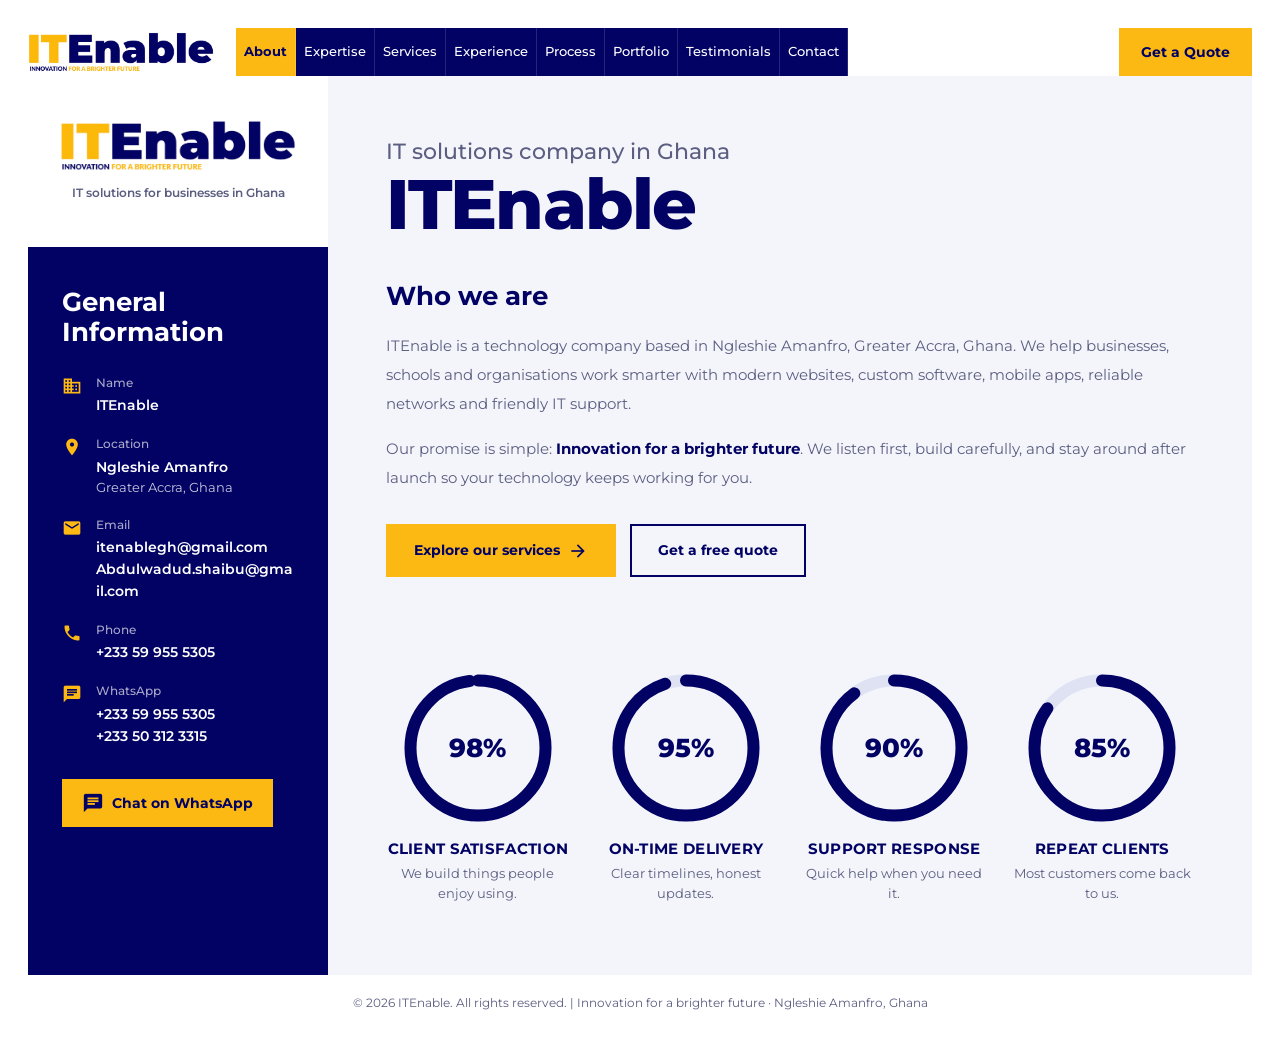
<file: index.html>
<!doctype html>
<html lang="en">
<head>
    <meta charset="utf-8">
    <meta name="viewport" content="width=device-width, initial-scale=1">
    <title>IT Solutions, Web Design &amp; Software Company in Ghana | ITEnable</title>

    <meta name="description" content="ITEnable is a Ghana IT company in Ngleshie Amanfro, Accra. We build websites, custom software and mobile apps, and provide networking and IT support for businesses.">
    <meta name="keywords" content="ITEnable, IT company Ghana, web design Ghana, software development Accra, mobile app developers Ghana, IT support Ngleshie Amanfro, networking CCTV Ghana">
    <meta name="author" content="ITEnable">
    <meta name="robots" content="index, follow, max-image-preview:large">
    <meta name="theme-color" content="#020264">
    <meta name="geo.region" content="GH-AA">
    <meta name="geo.placename" content="Ngleshie Amanfro">
    <link rel="canonical" href="https://marcellinus123.github.io/itenable/">

    <!-- Open Graph / social thumbnails -->
    <meta property="og:type" content="website">
    <meta property="og:site_name" content="ITEnable">
    <meta property="og:locale" content="en_GH">
    <meta property="og:title" content="IT Solutions, Web Design &amp; Software Company in Ghana | ITEnable">
    <meta property="og:description" content="ITEnable is a Ghana IT company in Ngleshie Amanfro, Accra. We build websites, custom software and mobile apps, and provide networking and IT support for businesses.">
    <meta property="og:url" content="https://marcellinus123.github.io/itenable/">
    <meta property="og:image" content="https://marcellinus123.github.io/itenable/assets/img/og-image.jpg">
    <meta property="og:image:width" content="1200">
    <meta property="og:image:height" content="630">
    <meta property="og:image:alt" content="ITEnable logo - Innovation for a brighter future">
    <meta name="twitter:card" content="summary_large_image">
    <meta name="twitter:title" content="IT Solutions, Web Design &amp; Software Company in Ghana | ITEnable">
    <meta name="twitter:description" content="ITEnable is a Ghana IT company in Ngleshie Amanfro, Accra. We build websites, custom software and mobile apps, and provide networking and IT support for businesses.">
    <meta name="twitter:image" content="https://marcellinus123.github.io/itenable/assets/img/og-image.jpg">

    <!-- Icons -->
    <link rel="icon" href="assets/img/favicon.ico" sizes="any">
    <link rel="icon" type="image/png" href="assets/img/favicon.png">
    <link rel="apple-touch-icon" href="assets/img/apple-touch-icon.png">

    <!-- Fonts, Bootstrap, Material Icons -->
    <link rel="preconnect" href="https://fonts.googleapis.com">
    <link rel="preconnect" href="https://fonts.gstatic.com" crossorigin>
    <link href="https://fonts.googleapis.com/css2?family=Montserrat:wght@400;500;600;700;800&display=swap" rel="stylesheet">
    <link href="https://fonts.googleapis.com/icon?family=Material+Icons" rel="stylesheet">
    <link href="https://cdn.jsdelivr.net/npm/bootstrap@5.3.3/dist/css/bootstrap.min.css" rel="stylesheet">
    <link href="assets/css/style.css?v=1" rel="stylesheet">

    <script type="application/ld+json">{"@context":"https://schema.org","@type":"ProfessionalService","name":"ITEnable","description":"IT solutions company in Ghana: web design, custom software, mobile apps, networking and IT support.","url":"https://marcellinus123.github.io/itenable/","logo":"https://marcellinus123.github.io/itenable/assets/img/logo.png","image":"https://marcellinus123.github.io/itenable/assets/img/og-image.jpg","slogan":"Innovation for a brighter future","email":"itenablegh@gmail.com","telephone":"+233599555305","address":{"@type":"PostalAddress","addressLocality":"Ngleshie Amanfro","addressRegion":"Greater Accra","addressCountry":"GH"},"areaServed":{"@type":"Country","name":"Ghana"},"contactPoint":[{"@type":"ContactPoint","telephone":"+233599555305","contactType":"customer service","availableLanguage":["English"]},{"@type":"ContactPoint","telephone":"+233599555305","contactType":"customer service","availableLanguage":["English"]},{"@type":"ContactPoint","telephone":"+233503123315","contactType":"customer service","availableLanguage":["English"]}]}</script>
</head>
<body class="page-about">
<a class="visually-hidden-focusable skip-link" href="#content">Skip to content</a>

<header class="site-header">
    <div class="shell">
        <nav class="navbar navbar-expand-xl p-0" aria-label="Main">
            <a class="navbar-brand" href="index.html" aria-label="ITEnable home">
                <img src="assets/img/logo.png" alt="ITEnable - Innovation for a brighter future" width="200" height="43">
            </a>

            <button class="menu-toggle d-xl-none" type="button" data-bs-toggle="collapse" data-bs-target="#mainNav"
                    aria-controls="mainNav" aria-expanded="false" aria-label="Toggle navigation menu">
                <span class="material-icons" aria-hidden="true">menu</span>
            </button>

            <div class="collapse navbar-collapse" id="mainNav">
                <ul class="navbar-nav main-tabs" id="mainTabs">
            <li class="nav-item">
            <a class="nav-link active" href="index.html" aria-current="page">About</a>
        </li>
            <li class="nav-item">
            <a class="nav-link" href="skills.html">Expertise</a>
        </li>
            <li class="nav-item">
            <a class="nav-link" href="services.html">Services</a>
        </li>
            <li class="nav-item">
            <a class="nav-link" href="experience.html">Experience</a>
        </li>
            <li class="nav-item">
            <a class="nav-link" href="process.html">Process</a>
        </li>
            <li class="nav-item">
            <a class="nav-link" href="portfolio.html">Portfolio</a>
        </li>
            <li class="nav-item">
            <a class="nav-link" href="testimonials.html">Testimonials</a>
        </li>
            <li class="nav-item">
            <a class="nav-link" href="contact.html">Contact</a>
        </li>
    </ul>
                <div class="header-actions ms-xl-auto">
                    <a class="btn-quote" href="contact.html">Get a Quote</a>
                    <a class="btn-chat" href="https://wa.me/233599555305?text=Hello%20ITEnable%2C%20I%20would%20like%20to%20make%20an%20enquiry." target="_blank" rel="noopener"
                       aria-label="Chat with ITEnable on WhatsApp" title="Chat on WhatsApp">
                        <span class="material-icons" aria-hidden="true">chat</span>
                    </a>
                </div>
            </div>
        </nav>
    </div>
</header>

<div class="shell">
    <div class="app">
        <aside class="sidebar" aria-label="Company information">
    <a class="brand-panel" href="index.html" aria-label="ITEnable home">
        <img src="assets/img/logo.png" alt="ITEnable" width="300" height="65">
        <span>IT solutions for businesses in Ghana</span>
    </a>

    <div class="sidebar-body">
        <h2 class="sidebar-title">General Information</h2>
        <ul class="info-list">
            <li>
                <span class="material-icons" aria-hidden="true">business</span>
                <div><small>Name</small><strong>ITEnable</strong></div>
            </li>
            <li>
                <span class="material-icons" aria-hidden="true">location_on</span>
                <div><small>Location</small><strong>Ngleshie Amanfro</strong><em>Greater Accra, Ghana</em></div>
            </li>
            <li>
                <span class="material-icons" aria-hidden="true">mail</span>
                <div><small>Email</small>
                                            <a href="mailto:itenablegh@gmail.com">itenablegh@gmail.com</a>
                                            <a href="mailto:Abdulwadud.shaibu@gmail.com">Abdulwadud.shaibu@gmail.com</a>
                                    </div>
            </li>
            <li>
                <span class="material-icons" aria-hidden="true">call</span>
                <div><small>Phone</small>
                                            <a href="tel:+233599555305">+233 59 955 5305</a>
                                    </div>
            </li>
            <li>
                <span class="material-icons" aria-hidden="true">chat</span>
                <div><small>WhatsApp</small>
                                            <a href="https://wa.me/233599555305?text=Hello%20ITEnable%2C%20I%20would%20like%20to%20make%20an%20enquiry." target="_blank" rel="noopener">+233 59 955 5305</a>
                                            <a href="https://wa.me/233503123315?text=Hello%20ITEnable%2C%20I%20would%20like%20to%20make%20an%20enquiry." target="_blank" rel="noopener">+233 50 312 3315</a>
                                    </div>
            </li>
        </ul>

        <a class="btn-side" href="https://wa.me/233599555305?text=Hello%20ITEnable%2C%20I%20would%20like%20to%20make%20an%20enquiry." target="_blank" rel="noopener">
            <span class="material-icons" aria-hidden="true">chat</span> Chat on WhatsApp
        </a>
    </div>
</aside>
        <main class="main" id="content">
<section class="page-section">
    <h1 class="page-title"><span class="kicker">IT solutions company in Ghana</span>ITEnable</h1>

    <h2 class="block-title">Who we are</h2>
    <div class="lead-copy">
        <p>ITEnable is a technology company based in Ngleshie Amanfro, Greater Accra, Ghana. We help businesses,
            schools and organisations work smarter with modern websites, custom software, mobile apps, reliable networks and
            friendly IT support.</p>
        <p>Our promise is simple: <strong>Innovation for a brighter future</strong>. We listen first, build carefully, and stay
            around after launch so your technology keeps working for you.</p>
    </div>

    <div class="cta-row">
        <a class="btn btn-brand" href="services.html">Explore our services <span class="material-icons" aria-hidden="true">arrow_forward</span></a>
        <a class="btn btn-brand-outline" href="contact.html">Get a free quote</a>
    </div>

    <div class="rings row g-4">
                    <div class="col-6 col-lg-3">
                <div class="ring-card">
                    <div class="ring" style="--pct:98" role="img" aria-label="Client satisfaction: 98 percent">
                        <svg viewBox="0 0 100 100" aria-hidden="true">
                            <circle class="ring-bg" cx="50" cy="50" r="45"/>
                            <circle class="ring-fg" cx="50" cy="50" r="45" pathLength="100"/>
                        </svg>
                        <span class="ring-num">98%</span>
                    </div>
                    <h3>Client satisfaction</h3>
                    <p>We build things people enjoy using.</p>
                </div>
            </div>
                    <div class="col-6 col-lg-3">
                <div class="ring-card">
                    <div class="ring" style="--pct:95" role="img" aria-label="On-time delivery: 95 percent">
                        <svg viewBox="0 0 100 100" aria-hidden="true">
                            <circle class="ring-bg" cx="50" cy="50" r="45"/>
                            <circle class="ring-fg" cx="50" cy="50" r="45" pathLength="100"/>
                        </svg>
                        <span class="ring-num">95%</span>
                    </div>
                    <h3>On-time delivery</h3>
                    <p>Clear timelines, honest updates.</p>
                </div>
            </div>
                    <div class="col-6 col-lg-3">
                <div class="ring-card">
                    <div class="ring" style="--pct:90" role="img" aria-label="Support response: 90 percent">
                        <svg viewBox="0 0 100 100" aria-hidden="true">
                            <circle class="ring-bg" cx="50" cy="50" r="45"/>
                            <circle class="ring-fg" cx="50" cy="50" r="45" pathLength="100"/>
                        </svg>
                        <span class="ring-num">90%</span>
                    </div>
                    <h3>Support response</h3>
                    <p>Quick help when you need it.</p>
                </div>
            </div>
                    <div class="col-6 col-lg-3">
                <div class="ring-card">
                    <div class="ring" style="--pct:85" role="img" aria-label="Repeat clients: 85 percent">
                        <svg viewBox="0 0 100 100" aria-hidden="true">
                            <circle class="ring-bg" cx="50" cy="50" r="45"/>
                            <circle class="ring-fg" cx="50" cy="50" r="45" pathLength="100"/>
                        </svg>
                        <span class="ring-num">85%</span>
                    </div>
                    <h3>Repeat clients</h3>
                    <p>Most customers come back to us.</p>
                </div>
            </div>
            </div>
</section>
        </main>
    </div>
</div>

<footer class="site-footer">
    <div class="shell">
        <p>&copy; 2026 ITEnable. All rights reserved. <span class="d-none d-sm-inline">|</span>
            <span class="d-block d-sm-inline">Innovation for a brighter future &middot; Ngleshie Amanfro, Ghana</span></p>
    </div>
</footer>

<script src="https://cdn.jsdelivr.net/npm/bootstrap@5.3.3/dist/js/bootstrap.bundle.min.js"></script>
<script src="assets/js/main.js?v=1"></script>
</body>
</html>
</file>
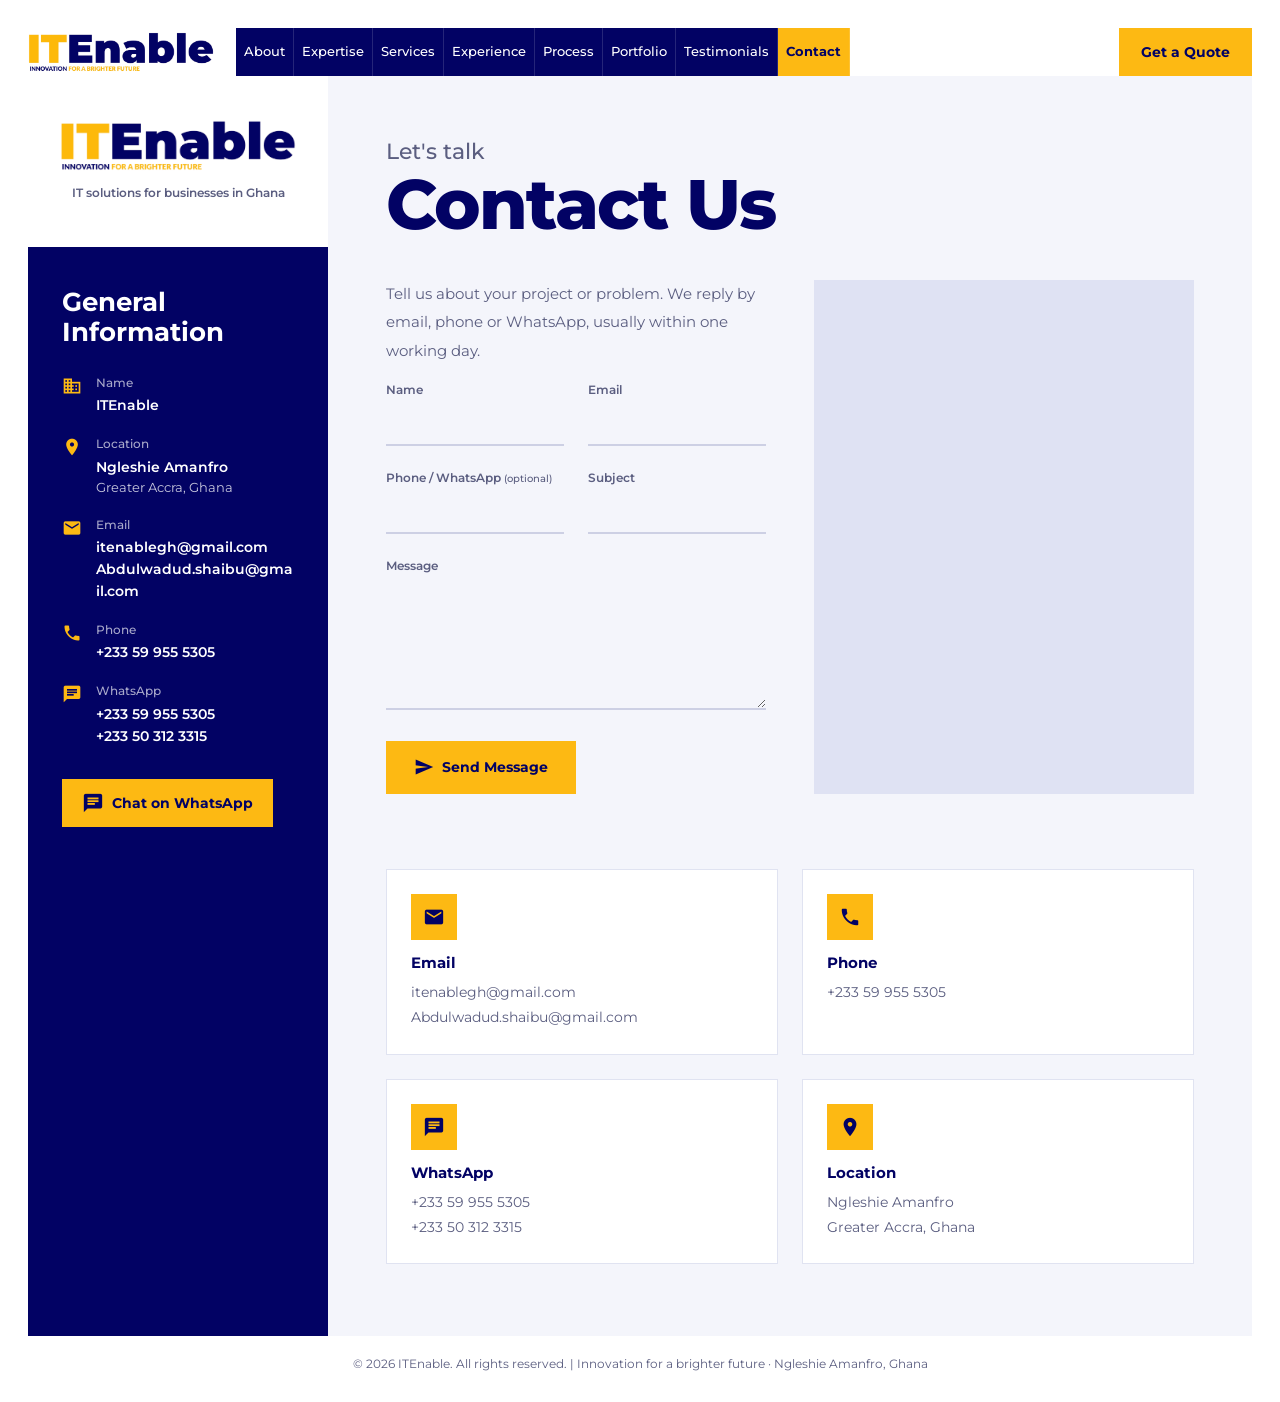
<file: contact.html>
<!doctype html>
<html lang="en">
<head>
    <meta charset="utf-8">
    <meta name="viewport" content="width=device-width, initial-scale=1">
    <title>Contact ITEnable - Get a Quote in Ngleshie Amanfro, Accra | ITEnable</title>

    <meta name="description" content="Contact ITEnable in Ngleshie Amanfro, Greater Accra. Call or WhatsApp +233 59 955 5305, email itenablegh@gmail.com or send a message for a free quote.">
    <meta name="keywords" content="contact ITEnable, IT company Ngleshie Amanfro, web developer Accra contact, WhatsApp +233599555305, IT quote Ghana">
    <meta name="author" content="ITEnable">
    <meta name="robots" content="index, follow, max-image-preview:large">
    <meta name="theme-color" content="#020264">
    <meta name="geo.region" content="GH-AA">
    <meta name="geo.placename" content="Ngleshie Amanfro">
    <link rel="canonical" href="https://marcellinus123.github.io/itenable/contact.html">

    <!-- Open Graph / social thumbnails -->
    <meta property="og:type" content="website">
    <meta property="og:site_name" content="ITEnable">
    <meta property="og:locale" content="en_GH">
    <meta property="og:title" content="Contact ITEnable - Get a Quote in Ngleshie Amanfro, Accra | ITEnable">
    <meta property="og:description" content="Contact ITEnable in Ngleshie Amanfro, Greater Accra. Call or WhatsApp +233 59 955 5305, email itenablegh@gmail.com or send a message for a free quote.">
    <meta property="og:url" content="https://marcellinus123.github.io/itenable/contact.html">
    <meta property="og:image" content="https://marcellinus123.github.io/itenable/assets/img/og-image.jpg">
    <meta property="og:image:width" content="1200">
    <meta property="og:image:height" content="630">
    <meta property="og:image:alt" content="ITEnable logo - Innovation for a brighter future">
    <meta name="twitter:card" content="summary_large_image">
    <meta name="twitter:title" content="Contact ITEnable - Get a Quote in Ngleshie Amanfro, Accra | ITEnable">
    <meta name="twitter:description" content="Contact ITEnable in Ngleshie Amanfro, Greater Accra. Call or WhatsApp +233 59 955 5305, email itenablegh@gmail.com or send a message for a free quote.">
    <meta name="twitter:image" content="https://marcellinus123.github.io/itenable/assets/img/og-image.jpg">

    <!-- Icons -->
    <link rel="icon" href="assets/img/favicon.ico" sizes="any">
    <link rel="icon" type="image/png" href="assets/img/favicon.png">
    <link rel="apple-touch-icon" href="assets/img/apple-touch-icon.png">

    <!-- Fonts, Bootstrap, Material Icons -->
    <link rel="preconnect" href="https://fonts.googleapis.com">
    <link rel="preconnect" href="https://fonts.gstatic.com" crossorigin>
    <link href="https://fonts.googleapis.com/css2?family=Montserrat:wght@400;500;600;700;800&display=swap" rel="stylesheet">
    <link href="https://fonts.googleapis.com/icon?family=Material+Icons" rel="stylesheet">
    <link href="https://cdn.jsdelivr.net/npm/bootstrap@5.3.3/dist/css/bootstrap.min.css" rel="stylesheet">
    <link href="assets/css/style.css?v=1" rel="stylesheet">

    <script type="application/ld+json">{"@context":"https://schema.org","@type":"ProfessionalService","name":"ITEnable","description":"IT solutions company in Ghana: web design, custom software, mobile apps, networking and IT support.","url":"https://marcellinus123.github.io/itenable/","logo":"https://marcellinus123.github.io/itenable/assets/img/logo.png","image":"https://marcellinus123.github.io/itenable/assets/img/og-image.jpg","slogan":"Innovation for a brighter future","email":"itenablegh@gmail.com","telephone":"+233599555305","address":{"@type":"PostalAddress","addressLocality":"Ngleshie Amanfro","addressRegion":"Greater Accra","addressCountry":"GH"},"areaServed":{"@type":"Country","name":"Ghana"},"contactPoint":[{"@type":"ContactPoint","telephone":"+233599555305","contactType":"customer service","availableLanguage":["English"]},{"@type":"ContactPoint","telephone":"+233599555305","contactType":"customer service","availableLanguage":["English"]},{"@type":"ContactPoint","telephone":"+233503123315","contactType":"customer service","availableLanguage":["English"]}]}</script>
</head>
<body class="page-contact">
<a class="visually-hidden-focusable skip-link" href="#content">Skip to content</a>

<header class="site-header">
    <div class="shell">
        <nav class="navbar navbar-expand-xl p-0" aria-label="Main">
            <a class="navbar-brand" href="index.html" aria-label="ITEnable home">
                <img src="assets/img/logo.png" alt="ITEnable - Innovation for a brighter future" width="200" height="43">
            </a>

            <button class="menu-toggle d-xl-none" type="button" data-bs-toggle="collapse" data-bs-target="#mainNav"
                    aria-controls="mainNav" aria-expanded="false" aria-label="Toggle navigation menu">
                <span class="material-icons" aria-hidden="true">menu</span>
            </button>

            <div class="collapse navbar-collapse" id="mainNav">
                <ul class="navbar-nav main-tabs" id="mainTabs">
            <li class="nav-item">
            <a class="nav-link" href="index.html">About</a>
        </li>
            <li class="nav-item">
            <a class="nav-link" href="skills.html">Expertise</a>
        </li>
            <li class="nav-item">
            <a class="nav-link" href="services.html">Services</a>
        </li>
            <li class="nav-item">
            <a class="nav-link" href="experience.html">Experience</a>
        </li>
            <li class="nav-item">
            <a class="nav-link" href="process.html">Process</a>
        </li>
            <li class="nav-item">
            <a class="nav-link" href="portfolio.html">Portfolio</a>
        </li>
            <li class="nav-item">
            <a class="nav-link" href="testimonials.html">Testimonials</a>
        </li>
            <li class="nav-item">
            <a class="nav-link active" href="contact.html" aria-current="page">Contact</a>
        </li>
    </ul>
                <div class="header-actions ms-xl-auto">
                    <a class="btn-quote" href="contact.html">Get a Quote</a>
                    <a class="btn-chat" href="https://wa.me/233599555305?text=Hello%20ITEnable%2C%20I%20would%20like%20to%20make%20an%20enquiry." target="_blank" rel="noopener"
                       aria-label="Chat with ITEnable on WhatsApp" title="Chat on WhatsApp">
                        <span class="material-icons" aria-hidden="true">chat</span>
                    </a>
                </div>
            </div>
        </nav>
    </div>
</header>

<div class="shell">
    <div class="app">
        <aside class="sidebar" aria-label="Company information">
    <a class="brand-panel" href="index.html" aria-label="ITEnable home">
        <img src="assets/img/logo.png" alt="ITEnable" width="300" height="65">
        <span>IT solutions for businesses in Ghana</span>
    </a>

    <div class="sidebar-body">
        <h2 class="sidebar-title">General Information</h2>
        <ul class="info-list">
            <li>
                <span class="material-icons" aria-hidden="true">business</span>
                <div><small>Name</small><strong>ITEnable</strong></div>
            </li>
            <li>
                <span class="material-icons" aria-hidden="true">location_on</span>
                <div><small>Location</small><strong>Ngleshie Amanfro</strong><em>Greater Accra, Ghana</em></div>
            </li>
            <li>
                <span class="material-icons" aria-hidden="true">mail</span>
                <div><small>Email</small>
                                            <a href="mailto:itenablegh@gmail.com">itenablegh@gmail.com</a>
                                            <a href="mailto:Abdulwadud.shaibu@gmail.com">Abdulwadud.shaibu@gmail.com</a>
                                    </div>
            </li>
            <li>
                <span class="material-icons" aria-hidden="true">call</span>
                <div><small>Phone</small>
                                            <a href="tel:+233599555305">+233 59 955 5305</a>
                                    </div>
            </li>
            <li>
                <span class="material-icons" aria-hidden="true">chat</span>
                <div><small>WhatsApp</small>
                                            <a href="https://wa.me/233599555305?text=Hello%20ITEnable%2C%20I%20would%20like%20to%20make%20an%20enquiry." target="_blank" rel="noopener">+233 59 955 5305</a>
                                            <a href="https://wa.me/233503123315?text=Hello%20ITEnable%2C%20I%20would%20like%20to%20make%20an%20enquiry." target="_blank" rel="noopener">+233 50 312 3315</a>
                                    </div>
            </li>
        </ul>

        <a class="btn-side" href="https://wa.me/233599555305?text=Hello%20ITEnable%2C%20I%20would%20like%20to%20make%20an%20enquiry." target="_blank" rel="noopener">
            <span class="material-icons" aria-hidden="true">chat</span> Chat on WhatsApp
        </a>
    </div>
</aside>
        <main class="main" id="content">
<section class="page-section">
    <h1 class="page-title"><span class="kicker">Let's talk</span>Contact Us</h1>

    <div class="row g-5">
        <div class="col-xl-6" id="form">
            <p class="lead-copy">Tell us about your project or problem. We reply by email, phone or WhatsApp, usually within one working day.</p>

                        
            <div id="formStatus" aria-live="polite"></div>
                        <form class="contact-form" method="post" action="https://formsubmit.co/itenablegh@gmail.com" id="contactForm"
                  data-endpoint="https://formsubmit.co/ajax/itenablegh@gmail.com" data-phone="+233 59 955 5305">
                <input type="hidden" name="_cc" value="Abdulwadud.shaibu@gmail.com">
                <input type="hidden" name="_subject" value="New message from the ITEnable website">
                <input type="hidden" name="_template" value="table">
                <input type="hidden" name="_captcha" value="false">
                <div class="hp" aria-hidden="true">
                    <label>Leave this field empty <input type="text" name="_honey" tabindex="-1" autocomplete="off"></label>
                </div>
            
                <div class="row g-4">
                    <div class="col-md-6 field">
                        <label for="f-name">Name</label>
                        <input id="f-name" name="name" type="text" required maxlength="100" autocomplete="name" value="">
                    </div>
                    <div class="col-md-6 field">
                        <label for="f-email">Email</label>
                        <input id="f-email" name="email" type="email" required maxlength="150" autocomplete="email" value="">
                    </div>
                    <div class="col-md-6 field">
                        <label for="f-phone">Phone / WhatsApp <small>(optional)</small></label>
                        <input id="f-phone" name="phone" type="tel" maxlength="30" autocomplete="tel" value="">
                    </div>
                    <div class="col-md-6 field">
                        <label for="f-subject">Subject</label>
                        <input id="f-subject" name="subject" type="text" required maxlength="150" value="">
                    </div>
                    <div class="col-12 field">
                        <label for="f-message">Message</label>
                        <textarea id="f-message" name="message" rows="5" required minlength="10" maxlength="3000"></textarea>
                    </div>
                </div>

                <button type="submit" class="btn btn-brand mt-4" id="sendBtn">
                    <span class="material-icons" aria-hidden="true">send</span> Send Message
                </button>
            </form>
        </div>

        <div class="col-xl-6">
            <div class="map-frame">
                <iframe title="ITEnable location map - Ngleshie Amanfro"
                        src="https://www.google.com/maps?q=Ngleshie%20Amanfro%2C%20Ghana&amp;output=embed"
                        loading="lazy" referrerpolicy="no-referrer-when-downgrade" allowfullscreen></iframe>
            </div>
        </div>
    </div>

    <div class="row g-4 contact-cards">
        <div class="col-sm-6">
            <div class="c-card"><span class="material-icons" aria-hidden="true">mail</span><h2>Email</h2>
                <a href="mailto:itenablegh@gmail.com">itenablegh@gmail.com</a><a href="mailto:Abdulwadud.shaibu@gmail.com">Abdulwadud.shaibu@gmail.com</a></div>
        </div>
        <div class="col-sm-6">
            <div class="c-card"><span class="material-icons" aria-hidden="true">call</span><h2>Phone</h2>
                <a href="tel:+233599555305">+233 59 955 5305</a></div>
        </div>
        <div class="col-sm-6">
            <div class="c-card"><span class="material-icons" aria-hidden="true">chat</span><h2>WhatsApp</h2>
                <a href="https://wa.me/233599555305?text=Hello%20ITEnable%2C%20I%20would%20like%20to%20make%20an%20enquiry." target="_blank" rel="noopener">+233 59 955 5305</a><a href="https://wa.me/233503123315?text=Hello%20ITEnable%2C%20I%20would%20like%20to%20make%20an%20enquiry." target="_blank" rel="noopener">+233 50 312 3315</a></div>
        </div>
        <div class="col-sm-6">
            <div class="c-card"><span class="material-icons" aria-hidden="true">location_on</span><h2>Location</h2>
                <span class="c-text">Ngleshie Amanfro</span><span class="c-text">Greater Accra, Ghana</span></div>
        </div>
    </div>
</section>
        </main>
    </div>
</div>

<footer class="site-footer">
    <div class="shell">
        <p>&copy; 2026 ITEnable. All rights reserved. <span class="d-none d-sm-inline">|</span>
            <span class="d-block d-sm-inline">Innovation for a brighter future &middot; Ngleshie Amanfro, Ghana</span></p>
    </div>
</footer>

<script src="https://cdn.jsdelivr.net/npm/bootstrap@5.3.3/dist/js/bootstrap.bundle.min.js"></script>
<script src="assets/js/main.js?v=1"></script>
</body>
</html>
</file>
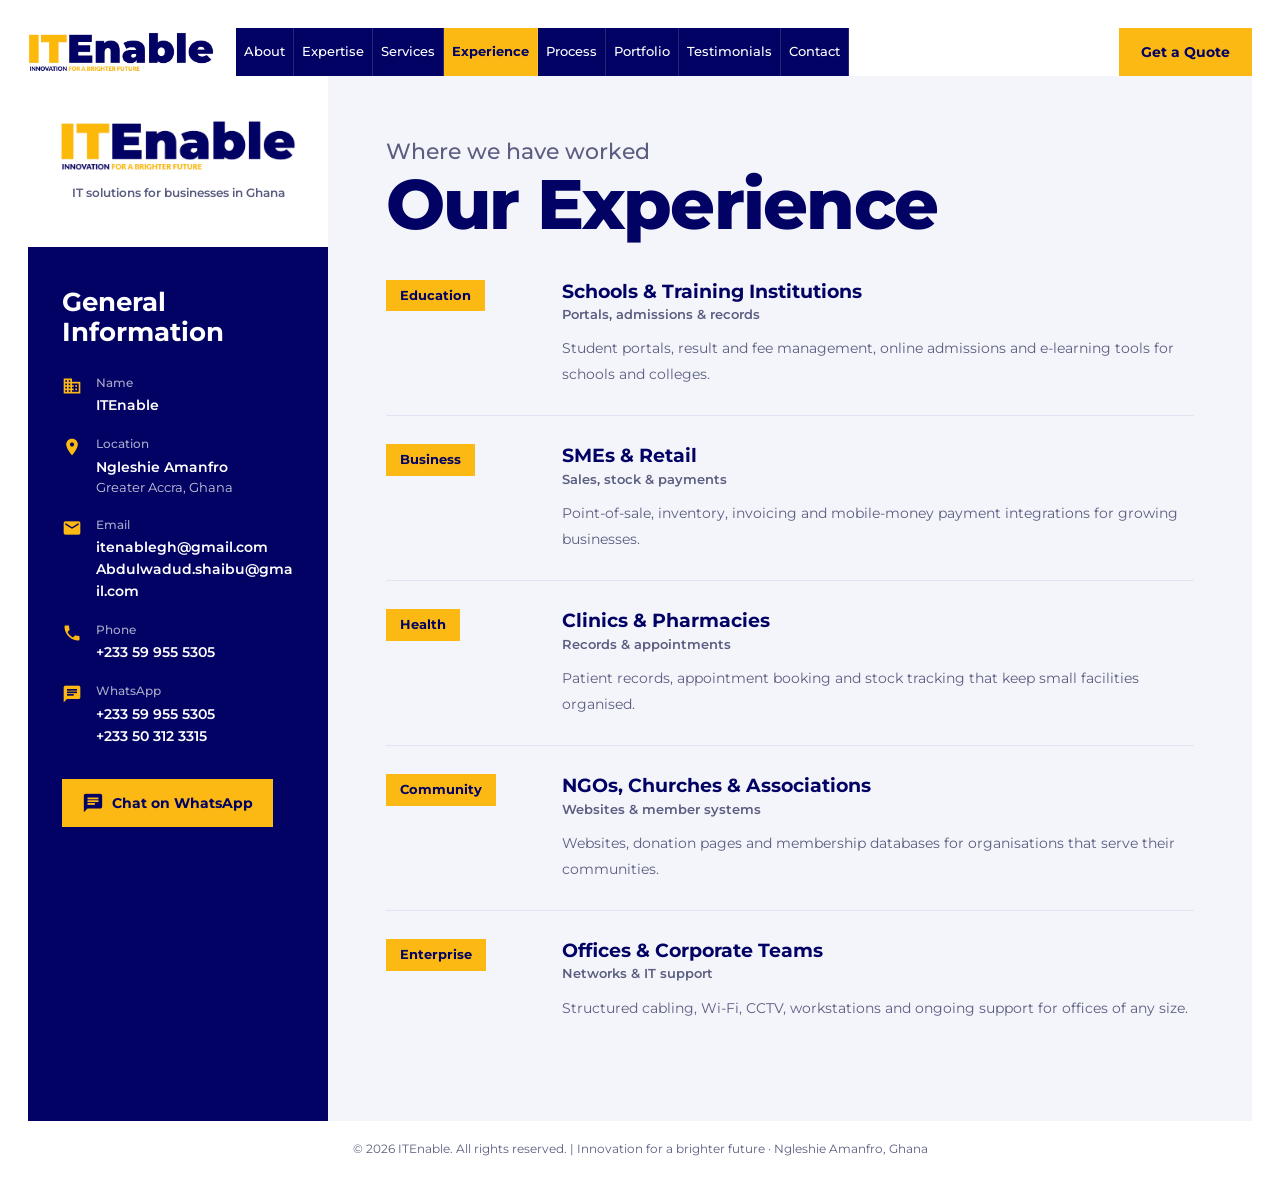
<file: experience.html>
<!doctype html>
<html lang="en">
<head>
    <meta charset="utf-8">
    <meta name="viewport" content="width=device-width, initial-scale=1">
    <title>Our Experience - Schools, Business, Health &amp; Enterprise IT | ITEnable</title>

    <meta name="description" content="ITEnable builds technology for schools, SMEs, clinics, NGOs and offices in Ghana: portals, point-of-sale, payments, websites, networks and IT support.">
    <meta name="keywords" content="school portal Ghana, point of sale Ghana, mobile money integration, clinic software Ghana, church website Ghana, office network Accra">
    <meta name="author" content="ITEnable">
    <meta name="robots" content="index, follow, max-image-preview:large">
    <meta name="theme-color" content="#020264">
    <meta name="geo.region" content="GH-AA">
    <meta name="geo.placename" content="Ngleshie Amanfro">
    <link rel="canonical" href="https://marcellinus123.github.io/itenable/experience.html">

    <!-- Open Graph / social thumbnails -->
    <meta property="og:type" content="website">
    <meta property="og:site_name" content="ITEnable">
    <meta property="og:locale" content="en_GH">
    <meta property="og:title" content="Our Experience - Schools, Business, Health &amp; Enterprise IT | ITEnable">
    <meta property="og:description" content="ITEnable builds technology for schools, SMEs, clinics, NGOs and offices in Ghana: portals, point-of-sale, payments, websites, networks and IT support.">
    <meta property="og:url" content="https://marcellinus123.github.io/itenable/experience.html">
    <meta property="og:image" content="https://marcellinus123.github.io/itenable/assets/img/og-image.jpg">
    <meta property="og:image:width" content="1200">
    <meta property="og:image:height" content="630">
    <meta property="og:image:alt" content="ITEnable logo - Innovation for a brighter future">
    <meta name="twitter:card" content="summary_large_image">
    <meta name="twitter:title" content="Our Experience - Schools, Business, Health &amp; Enterprise IT | ITEnable">
    <meta name="twitter:description" content="ITEnable builds technology for schools, SMEs, clinics, NGOs and offices in Ghana: portals, point-of-sale, payments, websites, networks and IT support.">
    <meta name="twitter:image" content="https://marcellinus123.github.io/itenable/assets/img/og-image.jpg">

    <!-- Icons -->
    <link rel="icon" href="assets/img/favicon.ico" sizes="any">
    <link rel="icon" type="image/png" href="assets/img/favicon.png">
    <link rel="apple-touch-icon" href="assets/img/apple-touch-icon.png">

    <!-- Fonts, Bootstrap, Material Icons -->
    <link rel="preconnect" href="https://fonts.googleapis.com">
    <link rel="preconnect" href="https://fonts.gstatic.com" crossorigin>
    <link href="https://fonts.googleapis.com/css2?family=Montserrat:wght@400;500;600;700;800&display=swap" rel="stylesheet">
    <link href="https://fonts.googleapis.com/icon?family=Material+Icons" rel="stylesheet">
    <link href="https://cdn.jsdelivr.net/npm/bootstrap@5.3.3/dist/css/bootstrap.min.css" rel="stylesheet">
    <link href="assets/css/style.css?v=1" rel="stylesheet">

    <script type="application/ld+json">{"@context":"https://schema.org","@type":"ProfessionalService","name":"ITEnable","description":"IT solutions company in Ghana: web design, custom software, mobile apps, networking and IT support.","url":"https://marcellinus123.github.io/itenable/","logo":"https://marcellinus123.github.io/itenable/assets/img/logo.png","image":"https://marcellinus123.github.io/itenable/assets/img/og-image.jpg","slogan":"Innovation for a brighter future","email":"itenablegh@gmail.com","telephone":"+233599555305","address":{"@type":"PostalAddress","addressLocality":"Ngleshie Amanfro","addressRegion":"Greater Accra","addressCountry":"GH"},"areaServed":{"@type":"Country","name":"Ghana"},"contactPoint":[{"@type":"ContactPoint","telephone":"+233599555305","contactType":"customer service","availableLanguage":["English"]},{"@type":"ContactPoint","telephone":"+233599555305","contactType":"customer service","availableLanguage":["English"]},{"@type":"ContactPoint","telephone":"+233503123315","contactType":"customer service","availableLanguage":["English"]}]}</script>
</head>
<body class="page-experience">
<a class="visually-hidden-focusable skip-link" href="#content">Skip to content</a>

<header class="site-header">
    <div class="shell">
        <nav class="navbar navbar-expand-xl p-0" aria-label="Main">
            <a class="navbar-brand" href="index.html" aria-label="ITEnable home">
                <img src="assets/img/logo.png" alt="ITEnable - Innovation for a brighter future" width="200" height="43">
            </a>

            <button class="menu-toggle d-xl-none" type="button" data-bs-toggle="collapse" data-bs-target="#mainNav"
                    aria-controls="mainNav" aria-expanded="false" aria-label="Toggle navigation menu">
                <span class="material-icons" aria-hidden="true">menu</span>
            </button>

            <div class="collapse navbar-collapse" id="mainNav">
                <ul class="navbar-nav main-tabs" id="mainTabs">
            <li class="nav-item">
            <a class="nav-link" href="index.html">About</a>
        </li>
            <li class="nav-item">
            <a class="nav-link" href="skills.html">Expertise</a>
        </li>
            <li class="nav-item">
            <a class="nav-link" href="services.html">Services</a>
        </li>
            <li class="nav-item">
            <a class="nav-link active" href="experience.html" aria-current="page">Experience</a>
        </li>
            <li class="nav-item">
            <a class="nav-link" href="process.html">Process</a>
        </li>
            <li class="nav-item">
            <a class="nav-link" href="portfolio.html">Portfolio</a>
        </li>
            <li class="nav-item">
            <a class="nav-link" href="testimonials.html">Testimonials</a>
        </li>
            <li class="nav-item">
            <a class="nav-link" href="contact.html">Contact</a>
        </li>
    </ul>
                <div class="header-actions ms-xl-auto">
                    <a class="btn-quote" href="contact.html">Get a Quote</a>
                    <a class="btn-chat" href="https://wa.me/233599555305?text=Hello%20ITEnable%2C%20I%20would%20like%20to%20make%20an%20enquiry." target="_blank" rel="noopener"
                       aria-label="Chat with ITEnable on WhatsApp" title="Chat on WhatsApp">
                        <span class="material-icons" aria-hidden="true">chat</span>
                    </a>
                </div>
            </div>
        </nav>
    </div>
</header>

<div class="shell">
    <div class="app">
        <aside class="sidebar" aria-label="Company information">
    <a class="brand-panel" href="index.html" aria-label="ITEnable home">
        <img src="assets/img/logo.png" alt="ITEnable" width="300" height="65">
        <span>IT solutions for businesses in Ghana</span>
    </a>

    <div class="sidebar-body">
        <h2 class="sidebar-title">General Information</h2>
        <ul class="info-list">
            <li>
                <span class="material-icons" aria-hidden="true">business</span>
                <div><small>Name</small><strong>ITEnable</strong></div>
            </li>
            <li>
                <span class="material-icons" aria-hidden="true">location_on</span>
                <div><small>Location</small><strong>Ngleshie Amanfro</strong><em>Greater Accra, Ghana</em></div>
            </li>
            <li>
                <span class="material-icons" aria-hidden="true">mail</span>
                <div><small>Email</small>
                                            <a href="mailto:itenablegh@gmail.com">itenablegh@gmail.com</a>
                                            <a href="mailto:Abdulwadud.shaibu@gmail.com">Abdulwadud.shaibu@gmail.com</a>
                                    </div>
            </li>
            <li>
                <span class="material-icons" aria-hidden="true">call</span>
                <div><small>Phone</small>
                                            <a href="tel:+233599555305">+233 59 955 5305</a>
                                    </div>
            </li>
            <li>
                <span class="material-icons" aria-hidden="true">chat</span>
                <div><small>WhatsApp</small>
                                            <a href="https://wa.me/233599555305?text=Hello%20ITEnable%2C%20I%20would%20like%20to%20make%20an%20enquiry." target="_blank" rel="noopener">+233 59 955 5305</a>
                                            <a href="https://wa.me/233503123315?text=Hello%20ITEnable%2C%20I%20would%20like%20to%20make%20an%20enquiry." target="_blank" rel="noopener">+233 50 312 3315</a>
                                    </div>
            </li>
        </ul>

        <a class="btn-side" href="https://wa.me/233599555305?text=Hello%20ITEnable%2C%20I%20would%20like%20to%20make%20an%20enquiry." target="_blank" rel="noopener">
            <span class="material-icons" aria-hidden="true">chat</span> Chat on WhatsApp
        </a>
    </div>
</aside>
        <main class="main" id="content">
<section class="page-section">
    <h1 class="page-title"><span class="kicker">Where we have worked</span>Our Experience</h1>

    <ol class="timeline">
                    <li>
                <span class="tl-label">Education</span>
                <div class="tl-body">
                    <h2>Schools &amp; Training Institutions</h2>
                    <p class="tl-sub">Portals, admissions &amp; records</p>
                    <p>Student portals, result and fee management, online admissions and e-learning tools for schools and colleges.</p>
                </div>
            </li>
                    <li>
                <span class="tl-label">Business</span>
                <div class="tl-body">
                    <h2>SMEs &amp; Retail</h2>
                    <p class="tl-sub">Sales, stock &amp; payments</p>
                    <p>Point-of-sale, inventory, invoicing and mobile-money payment integrations for growing businesses.</p>
                </div>
            </li>
                    <li>
                <span class="tl-label">Health</span>
                <div class="tl-body">
                    <h2>Clinics &amp; Pharmacies</h2>
                    <p class="tl-sub">Records &amp; appointments</p>
                    <p>Patient records, appointment booking and stock tracking that keep small facilities organised.</p>
                </div>
            </li>
                    <li>
                <span class="tl-label">Community</span>
                <div class="tl-body">
                    <h2>NGOs, Churches &amp; Associations</h2>
                    <p class="tl-sub">Websites &amp; member systems</p>
                    <p>Websites, donation pages and membership databases for organisations that serve their communities.</p>
                </div>
            </li>
                    <li>
                <span class="tl-label">Enterprise</span>
                <div class="tl-body">
                    <h2>Offices &amp; Corporate Teams</h2>
                    <p class="tl-sub">Networks &amp; IT support</p>
                    <p>Structured cabling, Wi-Fi, CCTV, workstations and ongoing support for offices of any size.</p>
                </div>
            </li>
            </ol>
</section>
        </main>
    </div>
</div>

<footer class="site-footer">
    <div class="shell">
        <p>&copy; 2026 ITEnable. All rights reserved. <span class="d-none d-sm-inline">|</span>
            <span class="d-block d-sm-inline">Innovation for a brighter future &middot; Ngleshie Amanfro, Ghana</span></p>
    </div>
</footer>

<script src="https://cdn.jsdelivr.net/npm/bootstrap@5.3.3/dist/js/bootstrap.bundle.min.js"></script>
<script src="assets/js/main.js?v=1"></script>
</body>
</html>
</file>
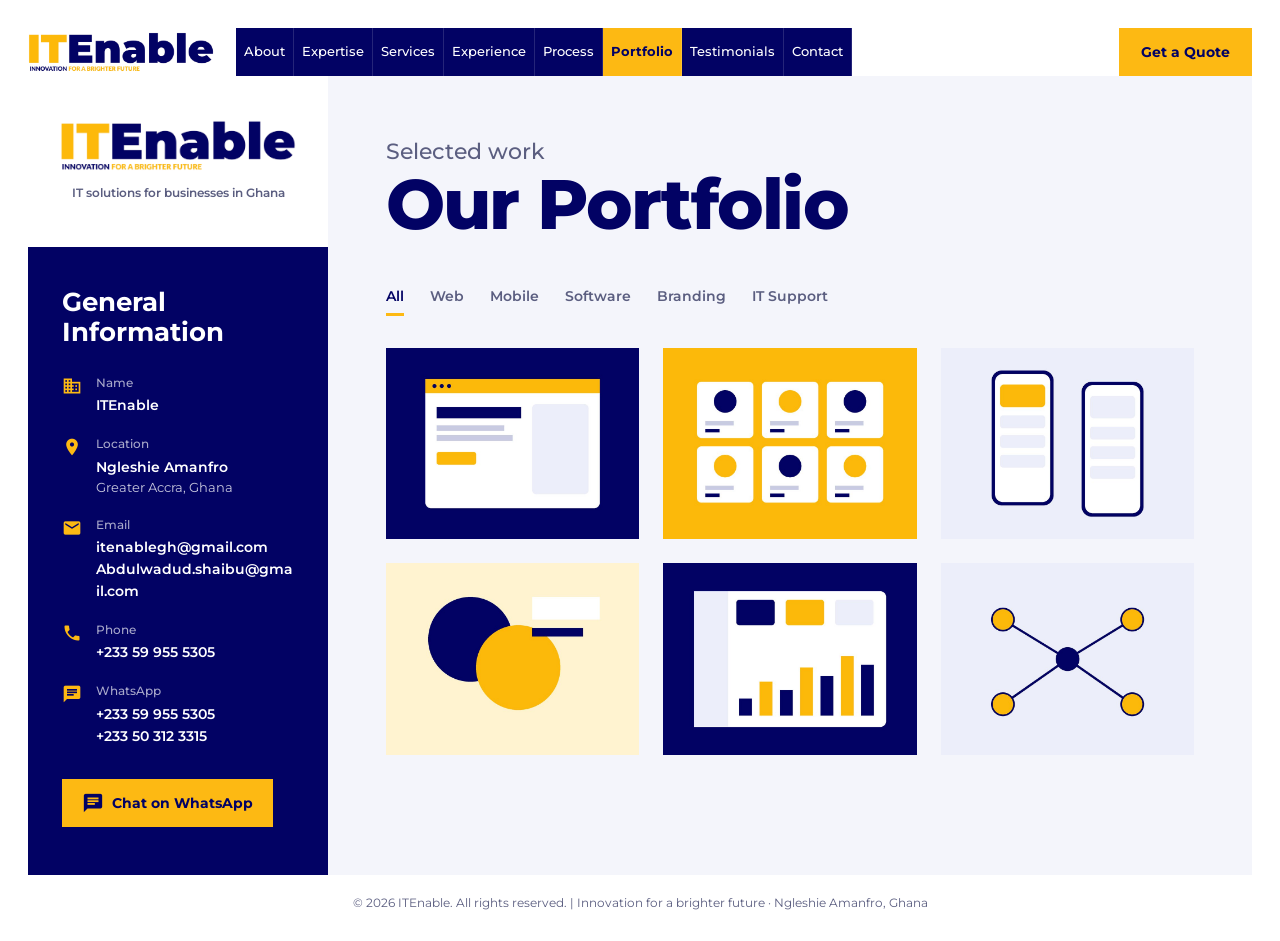
<file: portfolio.html>
<!doctype html>
<html lang="en">
<head>
    <meta charset="utf-8">
    <meta name="viewport" content="width=device-width, initial-scale=1">
    <title>Portfolio - Websites, Apps, Software &amp; Branding | ITEnable</title>

    <meta name="description" content="A selection of ITEnable work: business websites, e-commerce stores, mobile apps, management dashboards, brand identity and network installations.">
    <meta name="keywords" content="ITEnable portfolio, website design portfolio Ghana, mobile app portfolio, software projects Ghana, branding Ghana">
    <meta name="author" content="ITEnable">
    <meta name="robots" content="index, follow, max-image-preview:large">
    <meta name="theme-color" content="#020264">
    <meta name="geo.region" content="GH-AA">
    <meta name="geo.placename" content="Ngleshie Amanfro">
    <link rel="canonical" href="https://marcellinus123.github.io/itenable/portfolio.html">

    <!-- Open Graph / social thumbnails -->
    <meta property="og:type" content="website">
    <meta property="og:site_name" content="ITEnable">
    <meta property="og:locale" content="en_GH">
    <meta property="og:title" content="Portfolio - Websites, Apps, Software &amp; Branding | ITEnable">
    <meta property="og:description" content="A selection of ITEnable work: business websites, e-commerce stores, mobile apps, management dashboards, brand identity and network installations.">
    <meta property="og:url" content="https://marcellinus123.github.io/itenable/portfolio.html">
    <meta property="og:image" content="https://marcellinus123.github.io/itenable/assets/img/og-image.jpg">
    <meta property="og:image:width" content="1200">
    <meta property="og:image:height" content="630">
    <meta property="og:image:alt" content="ITEnable logo - Innovation for a brighter future">
    <meta name="twitter:card" content="summary_large_image">
    <meta name="twitter:title" content="Portfolio - Websites, Apps, Software &amp; Branding | ITEnable">
    <meta name="twitter:description" content="A selection of ITEnable work: business websites, e-commerce stores, mobile apps, management dashboards, brand identity and network installations.">
    <meta name="twitter:image" content="https://marcellinus123.github.io/itenable/assets/img/og-image.jpg">

    <!-- Icons -->
    <link rel="icon" href="assets/img/favicon.ico" sizes="any">
    <link rel="icon" type="image/png" href="assets/img/favicon.png">
    <link rel="apple-touch-icon" href="assets/img/apple-touch-icon.png">

    <!-- Fonts, Bootstrap, Material Icons -->
    <link rel="preconnect" href="https://fonts.googleapis.com">
    <link rel="preconnect" href="https://fonts.gstatic.com" crossorigin>
    <link href="https://fonts.googleapis.com/css2?family=Montserrat:wght@400;500;600;700;800&display=swap" rel="stylesheet">
    <link href="https://fonts.googleapis.com/icon?family=Material+Icons" rel="stylesheet">
    <link href="https://cdn.jsdelivr.net/npm/bootstrap@5.3.3/dist/css/bootstrap.min.css" rel="stylesheet">
    <link href="assets/css/style.css?v=1" rel="stylesheet">

    <script type="application/ld+json">{"@context":"https://schema.org","@type":"ProfessionalService","name":"ITEnable","description":"IT solutions company in Ghana: web design, custom software, mobile apps, networking and IT support.","url":"https://marcellinus123.github.io/itenable/","logo":"https://marcellinus123.github.io/itenable/assets/img/logo.png","image":"https://marcellinus123.github.io/itenable/assets/img/og-image.jpg","slogan":"Innovation for a brighter future","email":"itenablegh@gmail.com","telephone":"+233599555305","address":{"@type":"PostalAddress","addressLocality":"Ngleshie Amanfro","addressRegion":"Greater Accra","addressCountry":"GH"},"areaServed":{"@type":"Country","name":"Ghana"},"contactPoint":[{"@type":"ContactPoint","telephone":"+233599555305","contactType":"customer service","availableLanguage":["English"]},{"@type":"ContactPoint","telephone":"+233599555305","contactType":"customer service","availableLanguage":["English"]},{"@type":"ContactPoint","telephone":"+233503123315","contactType":"customer service","availableLanguage":["English"]}]}</script>
</head>
<body class="page-portfolio">
<a class="visually-hidden-focusable skip-link" href="#content">Skip to content</a>

<header class="site-header">
    <div class="shell">
        <nav class="navbar navbar-expand-xl p-0" aria-label="Main">
            <a class="navbar-brand" href="index.html" aria-label="ITEnable home">
                <img src="assets/img/logo.png" alt="ITEnable - Innovation for a brighter future" width="200" height="43">
            </a>

            <button class="menu-toggle d-xl-none" type="button" data-bs-toggle="collapse" data-bs-target="#mainNav"
                    aria-controls="mainNav" aria-expanded="false" aria-label="Toggle navigation menu">
                <span class="material-icons" aria-hidden="true">menu</span>
            </button>

            <div class="collapse navbar-collapse" id="mainNav">
                <ul class="navbar-nav main-tabs" id="mainTabs">
            <li class="nav-item">
            <a class="nav-link" href="index.html">About</a>
        </li>
            <li class="nav-item">
            <a class="nav-link" href="skills.html">Expertise</a>
        </li>
            <li class="nav-item">
            <a class="nav-link" href="services.html">Services</a>
        </li>
            <li class="nav-item">
            <a class="nav-link" href="experience.html">Experience</a>
        </li>
            <li class="nav-item">
            <a class="nav-link" href="process.html">Process</a>
        </li>
            <li class="nav-item">
            <a class="nav-link active" href="portfolio.html" aria-current="page">Portfolio</a>
        </li>
            <li class="nav-item">
            <a class="nav-link" href="testimonials.html">Testimonials</a>
        </li>
            <li class="nav-item">
            <a class="nav-link" href="contact.html">Contact</a>
        </li>
    </ul>
                <div class="header-actions ms-xl-auto">
                    <a class="btn-quote" href="contact.html">Get a Quote</a>
                    <a class="btn-chat" href="https://wa.me/233599555305?text=Hello%20ITEnable%2C%20I%20would%20like%20to%20make%20an%20enquiry." target="_blank" rel="noopener"
                       aria-label="Chat with ITEnable on WhatsApp" title="Chat on WhatsApp">
                        <span class="material-icons" aria-hidden="true">chat</span>
                    </a>
                </div>
            </div>
        </nav>
    </div>
</header>

<div class="shell">
    <div class="app">
        <aside class="sidebar" aria-label="Company information">
    <a class="brand-panel" href="index.html" aria-label="ITEnable home">
        <img src="assets/img/logo.png" alt="ITEnable" width="300" height="65">
        <span>IT solutions for businesses in Ghana</span>
    </a>

    <div class="sidebar-body">
        <h2 class="sidebar-title">General Information</h2>
        <ul class="info-list">
            <li>
                <span class="material-icons" aria-hidden="true">business</span>
                <div><small>Name</small><strong>ITEnable</strong></div>
            </li>
            <li>
                <span class="material-icons" aria-hidden="true">location_on</span>
                <div><small>Location</small><strong>Ngleshie Amanfro</strong><em>Greater Accra, Ghana</em></div>
            </li>
            <li>
                <span class="material-icons" aria-hidden="true">mail</span>
                <div><small>Email</small>
                                            <a href="mailto:itenablegh@gmail.com">itenablegh@gmail.com</a>
                                            <a href="mailto:Abdulwadud.shaibu@gmail.com">Abdulwadud.shaibu@gmail.com</a>
                                    </div>
            </li>
            <li>
                <span class="material-icons" aria-hidden="true">call</span>
                <div><small>Phone</small>
                                            <a href="tel:+233599555305">+233 59 955 5305</a>
                                    </div>
            </li>
            <li>
                <span class="material-icons" aria-hidden="true">chat</span>
                <div><small>WhatsApp</small>
                                            <a href="https://wa.me/233599555305?text=Hello%20ITEnable%2C%20I%20would%20like%20to%20make%20an%20enquiry." target="_blank" rel="noopener">+233 59 955 5305</a>
                                            <a href="https://wa.me/233503123315?text=Hello%20ITEnable%2C%20I%20would%20like%20to%20make%20an%20enquiry." target="_blank" rel="noopener">+233 50 312 3315</a>
                                    </div>
            </li>
        </ul>

        <a class="btn-side" href="https://wa.me/233599555305?text=Hello%20ITEnable%2C%20I%20would%20like%20to%20make%20an%20enquiry." target="_blank" rel="noopener">
            <span class="material-icons" aria-hidden="true">chat</span> Chat on WhatsApp
        </a>
    </div>
</aside>
        <main class="main" id="content">
<section class="page-section">
    <h1 class="page-title"><span class="kicker">Selected work</span>Our Portfolio</h1>

    <div class="filters" role="group" aria-label="Filter projects">
                    <button type="button" class="filter active" data-filter="all">All</button>
                    <button type="button" class="filter" data-filter="web">Web</button>
                    <button type="button" class="filter" data-filter="mobile">Mobile</button>
                    <button type="button" class="filter" data-filter="software">Software</button>
                    <button type="button" class="filter" data-filter="branding">Branding</button>
                    <button type="button" class="filter" data-filter="it">IT Support</button>
            </div>

    <div class="row g-4 work-grid">
                    <div class="col-sm-6 col-xl-4 work-item" data-cat="web">
                <figure class="work">
                    <img src="assets/img/portfolio-website.jpg" alt="Business Website by ITEnable" width="900" height="680" loading="lazy">
                    <figcaption>
                        <span>Web</span>
                        <strong>Business Website</strong>
                    </figcaption>
                </figure>
            </div>
                    <div class="col-sm-6 col-xl-4 work-item" data-cat="web">
                <figure class="work">
                    <img src="assets/img/portfolio-store.jpg" alt="E-commerce Store by ITEnable" width="900" height="680" loading="lazy">
                    <figcaption>
                        <span>Web</span>
                        <strong>E-commerce Store</strong>
                    </figcaption>
                </figure>
            </div>
                    <div class="col-sm-6 col-xl-4 work-item" data-cat="mobile">
                <figure class="work">
                    <img src="assets/img/portfolio-app.jpg" alt="Mobile App by ITEnable" width="900" height="680" loading="lazy">
                    <figcaption>
                        <span>Mobile</span>
                        <strong>Mobile App</strong>
                    </figcaption>
                </figure>
            </div>
                    <div class="col-sm-6 col-xl-4 work-item" data-cat="branding">
                <figure class="work">
                    <img src="assets/img/portfolio-brand.jpg" alt="Brand Identity by ITEnable" width="900" height="680" loading="lazy">
                    <figcaption>
                        <span>Branding</span>
                        <strong>Brand Identity</strong>
                    </figcaption>
                </figure>
            </div>
                    <div class="col-sm-6 col-xl-4 work-item" data-cat="software">
                <figure class="work">
                    <img src="assets/img/portfolio-dash.jpg" alt="Management Dashboard by ITEnable" width="900" height="680" loading="lazy">
                    <figcaption>
                        <span>Software</span>
                        <strong>Management Dashboard</strong>
                    </figcaption>
                </figure>
            </div>
                    <div class="col-sm-6 col-xl-4 work-item" data-cat="it">
                <figure class="work">
                    <img src="assets/img/portfolio-network.jpg" alt="Network &amp; CCTV Setup by ITEnable" width="900" height="680" loading="lazy">
                    <figcaption>
                        <span>IT Support</span>
                        <strong>Network &amp; CCTV Setup</strong>
                    </figcaption>
                </figure>
            </div>
            </div>
</section>
        </main>
    </div>
</div>

<footer class="site-footer">
    <div class="shell">
        <p>&copy; 2026 ITEnable. All rights reserved. <span class="d-none d-sm-inline">|</span>
            <span class="d-block d-sm-inline">Innovation for a brighter future &middot; Ngleshie Amanfro, Ghana</span></p>
    </div>
</footer>

<script src="https://cdn.jsdelivr.net/npm/bootstrap@5.3.3/dist/js/bootstrap.bundle.min.js"></script>
<script src="assets/js/main.js?v=1"></script>
</body>
</html>
</file>
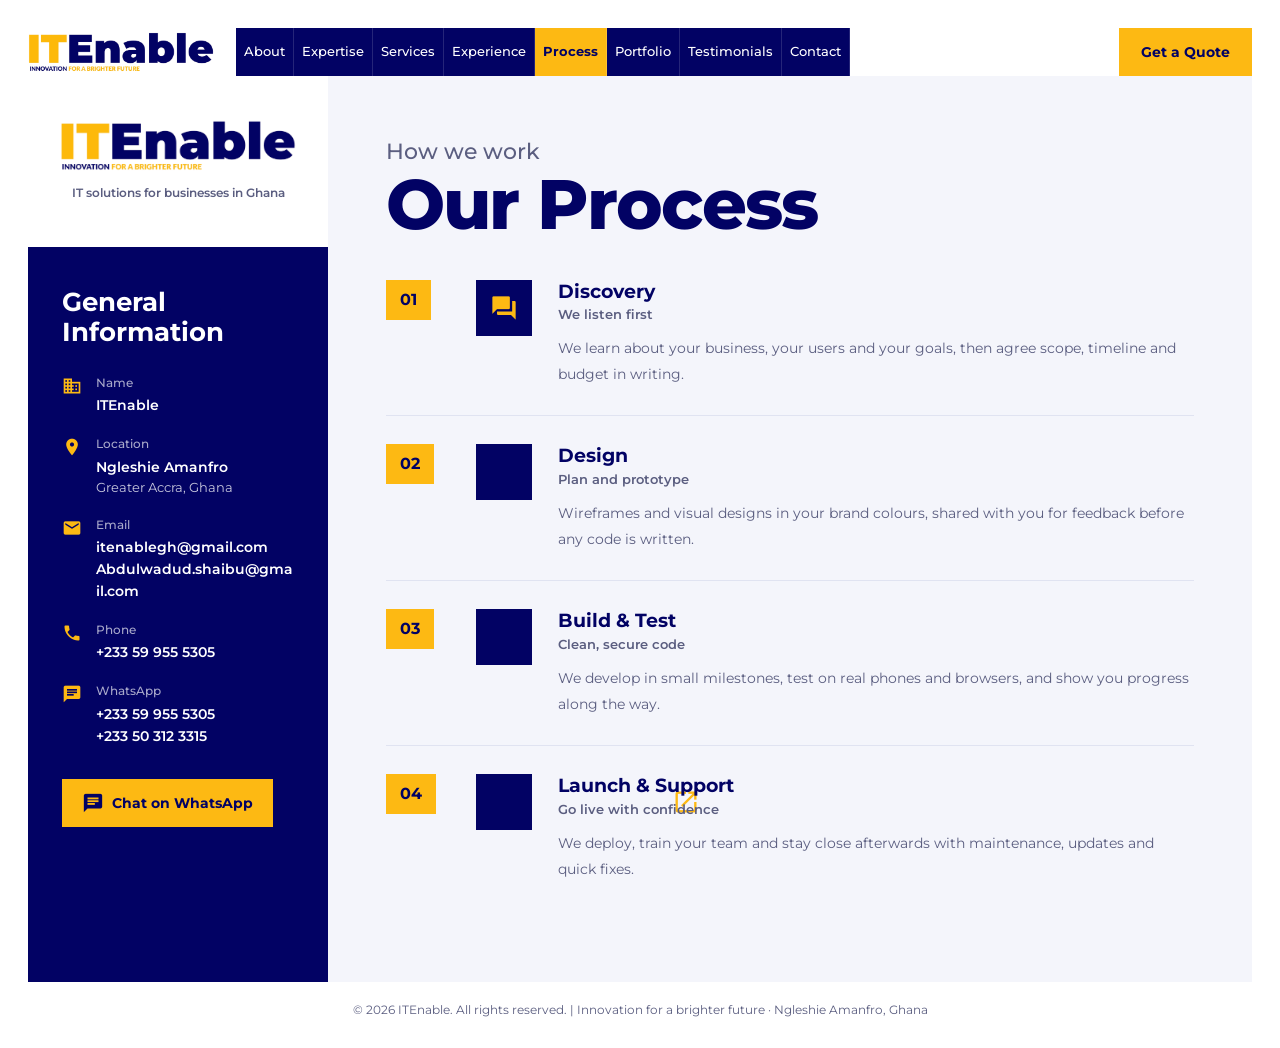
<file: process.html>
<!doctype html>
<html lang="en">
<head>
    <meta charset="utf-8">
    <meta name="viewport" content="width=device-width, initial-scale=1">
    <title>Our Process - From Idea to Launch and Support | ITEnable</title>

    <meta name="description" content="How ITEnable delivers: discovery, design, build and test, then launch with ongoing support. A clear, transparent process for web and software projects in Ghana.">
    <meta name="keywords" content="software development process, web design process, project delivery Ghana, ITEnable process">
    <meta name="author" content="ITEnable">
    <meta name="robots" content="index, follow, max-image-preview:large">
    <meta name="theme-color" content="#020264">
    <meta name="geo.region" content="GH-AA">
    <meta name="geo.placename" content="Ngleshie Amanfro">
    <link rel="canonical" href="https://marcellinus123.github.io/itenable/process.html">

    <!-- Open Graph / social thumbnails -->
    <meta property="og:type" content="website">
    <meta property="og:site_name" content="ITEnable">
    <meta property="og:locale" content="en_GH">
    <meta property="og:title" content="Our Process - From Idea to Launch and Support | ITEnable">
    <meta property="og:description" content="How ITEnable delivers: discovery, design, build and test, then launch with ongoing support. A clear, transparent process for web and software projects in Ghana.">
    <meta property="og:url" content="https://marcellinus123.github.io/itenable/process.html">
    <meta property="og:image" content="https://marcellinus123.github.io/itenable/assets/img/og-image.jpg">
    <meta property="og:image:width" content="1200">
    <meta property="og:image:height" content="630">
    <meta property="og:image:alt" content="ITEnable logo - Innovation for a brighter future">
    <meta name="twitter:card" content="summary_large_image">
    <meta name="twitter:title" content="Our Process - From Idea to Launch and Support | ITEnable">
    <meta name="twitter:description" content="How ITEnable delivers: discovery, design, build and test, then launch with ongoing support. A clear, transparent process for web and software projects in Ghana.">
    <meta name="twitter:image" content="https://marcellinus123.github.io/itenable/assets/img/og-image.jpg">

    <!-- Icons -->
    <link rel="icon" href="assets/img/favicon.ico" sizes="any">
    <link rel="icon" type="image/png" href="assets/img/favicon.png">
    <link rel="apple-touch-icon" href="assets/img/apple-touch-icon.png">

    <!-- Fonts, Bootstrap, Material Icons -->
    <link rel="preconnect" href="https://fonts.googleapis.com">
    <link rel="preconnect" href="https://fonts.gstatic.com" crossorigin>
    <link href="https://fonts.googleapis.com/css2?family=Montserrat:wght@400;500;600;700;800&display=swap" rel="stylesheet">
    <link href="https://fonts.googleapis.com/icon?family=Material+Icons" rel="stylesheet">
    <link href="https://cdn.jsdelivr.net/npm/bootstrap@5.3.3/dist/css/bootstrap.min.css" rel="stylesheet">
    <link href="assets/css/style.css?v=1" rel="stylesheet">

    <script type="application/ld+json">{"@context":"https://schema.org","@type":"ProfessionalService","name":"ITEnable","description":"IT solutions company in Ghana: web design, custom software, mobile apps, networking and IT support.","url":"https://marcellinus123.github.io/itenable/","logo":"https://marcellinus123.github.io/itenable/assets/img/logo.png","image":"https://marcellinus123.github.io/itenable/assets/img/og-image.jpg","slogan":"Innovation for a brighter future","email":"itenablegh@gmail.com","telephone":"+233599555305","address":{"@type":"PostalAddress","addressLocality":"Ngleshie Amanfro","addressRegion":"Greater Accra","addressCountry":"GH"},"areaServed":{"@type":"Country","name":"Ghana"},"contactPoint":[{"@type":"ContactPoint","telephone":"+233599555305","contactType":"customer service","availableLanguage":["English"]},{"@type":"ContactPoint","telephone":"+233599555305","contactType":"customer service","availableLanguage":["English"]},{"@type":"ContactPoint","telephone":"+233503123315","contactType":"customer service","availableLanguage":["English"]}]}</script>
</head>
<body class="page-process">
<a class="visually-hidden-focusable skip-link" href="#content">Skip to content</a>

<header class="site-header">
    <div class="shell">
        <nav class="navbar navbar-expand-xl p-0" aria-label="Main">
            <a class="navbar-brand" href="index.html" aria-label="ITEnable home">
                <img src="assets/img/logo.png" alt="ITEnable - Innovation for a brighter future" width="200" height="43">
            </a>

            <button class="menu-toggle d-xl-none" type="button" data-bs-toggle="collapse" data-bs-target="#mainNav"
                    aria-controls="mainNav" aria-expanded="false" aria-label="Toggle navigation menu">
                <span class="material-icons" aria-hidden="true">menu</span>
            </button>

            <div class="collapse navbar-collapse" id="mainNav">
                <ul class="navbar-nav main-tabs" id="mainTabs">
            <li class="nav-item">
            <a class="nav-link" href="index.html">About</a>
        </li>
            <li class="nav-item">
            <a class="nav-link" href="skills.html">Expertise</a>
        </li>
            <li class="nav-item">
            <a class="nav-link" href="services.html">Services</a>
        </li>
            <li class="nav-item">
            <a class="nav-link" href="experience.html">Experience</a>
        </li>
            <li class="nav-item">
            <a class="nav-link active" href="process.html" aria-current="page">Process</a>
        </li>
            <li class="nav-item">
            <a class="nav-link" href="portfolio.html">Portfolio</a>
        </li>
            <li class="nav-item">
            <a class="nav-link" href="testimonials.html">Testimonials</a>
        </li>
            <li class="nav-item">
            <a class="nav-link" href="contact.html">Contact</a>
        </li>
    </ul>
                <div class="header-actions ms-xl-auto">
                    <a class="btn-quote" href="contact.html">Get a Quote</a>
                    <a class="btn-chat" href="https://wa.me/233599555305?text=Hello%20ITEnable%2C%20I%20would%20like%20to%20make%20an%20enquiry." target="_blank" rel="noopener"
                       aria-label="Chat with ITEnable on WhatsApp" title="Chat on WhatsApp">
                        <span class="material-icons" aria-hidden="true">chat</span>
                    </a>
                </div>
            </div>
        </nav>
    </div>
</header>

<div class="shell">
    <div class="app">
        <aside class="sidebar" aria-label="Company information">
    <a class="brand-panel" href="index.html" aria-label="ITEnable home">
        <img src="assets/img/logo.png" alt="ITEnable" width="300" height="65">
        <span>IT solutions for businesses in Ghana</span>
    </a>

    <div class="sidebar-body">
        <h2 class="sidebar-title">General Information</h2>
        <ul class="info-list">
            <li>
                <span class="material-icons" aria-hidden="true">business</span>
                <div><small>Name</small><strong>ITEnable</strong></div>
            </li>
            <li>
                <span class="material-icons" aria-hidden="true">location_on</span>
                <div><small>Location</small><strong>Ngleshie Amanfro</strong><em>Greater Accra, Ghana</em></div>
            </li>
            <li>
                <span class="material-icons" aria-hidden="true">mail</span>
                <div><small>Email</small>
                                            <a href="mailto:itenablegh@gmail.com">itenablegh@gmail.com</a>
                                            <a href="mailto:Abdulwadud.shaibu@gmail.com">Abdulwadud.shaibu@gmail.com</a>
                                    </div>
            </li>
            <li>
                <span class="material-icons" aria-hidden="true">call</span>
                <div><small>Phone</small>
                                            <a href="tel:+233599555305">+233 59 955 5305</a>
                                    </div>
            </li>
            <li>
                <span class="material-icons" aria-hidden="true">chat</span>
                <div><small>WhatsApp</small>
                                            <a href="https://wa.me/233599555305?text=Hello%20ITEnable%2C%20I%20would%20like%20to%20make%20an%20enquiry." target="_blank" rel="noopener">+233 59 955 5305</a>
                                            <a href="https://wa.me/233503123315?text=Hello%20ITEnable%2C%20I%20would%20like%20to%20make%20an%20enquiry." target="_blank" rel="noopener">+233 50 312 3315</a>
                                    </div>
            </li>
        </ul>

        <a class="btn-side" href="https://wa.me/233599555305?text=Hello%20ITEnable%2C%20I%20would%20like%20to%20make%20an%20enquiry." target="_blank" rel="noopener">
            <span class="material-icons" aria-hidden="true">chat</span> Chat on WhatsApp
        </a>
    </div>
</aside>
        <main class="main" id="content">
<section class="page-section">
    <h1 class="page-title"><span class="kicker">How we work</span>Our Process</h1>

    <ol class="timeline steps">
                    <li>
                <span class="tl-label">01</span>
                <span class="tl-icon material-icons" aria-hidden="true">forum</span>
                <div class="tl-body">
                    <h2>Discovery</h2>
                    <p class="tl-sub">We listen first</p>
                    <p>We learn about your business, your users and your goals, then agree scope, timeline and budget in writing.</p>
                </div>
            </li>
                    <li>
                <span class="tl-label">02</span>
                <span class="tl-icon material-icons" aria-hidden="true">draw</span>
                <div class="tl-body">
                    <h2>Design</h2>
                    <p class="tl-sub">Plan and prototype</p>
                    <p>Wireframes and visual designs in your brand colours, shared with you for feedback before any code is written.</p>
                </div>
            </li>
                    <li>
                <span class="tl-label">03</span>
                <span class="tl-icon material-icons" aria-hidden="true">terminal</span>
                <div class="tl-body">
                    <h2>Build &amp; Test</h2>
                    <p class="tl-sub">Clean, secure code</p>
                    <p>We develop in small milestones, test on real phones and browsers, and show you progress along the way.</p>
                </div>
            </li>
                    <li>
                <span class="tl-label">04</span>
                <span class="tl-icon material-icons" aria-hidden="true">rocket_launch</span>
                <div class="tl-body">
                    <h2>Launch &amp; Support</h2>
                    <p class="tl-sub">Go live with confidence</p>
                    <p>We deploy, train your team and stay close afterwards with maintenance, updates and quick fixes.</p>
                </div>
            </li>
            </ol>
</section>
        </main>
    </div>
</div>

<footer class="site-footer">
    <div class="shell">
        <p>&copy; 2026 ITEnable. All rights reserved. <span class="d-none d-sm-inline">|</span>
            <span class="d-block d-sm-inline">Innovation for a brighter future &middot; Ngleshie Amanfro, Ghana</span></p>
    </div>
</footer>

<script src="https://cdn.jsdelivr.net/npm/bootstrap@5.3.3/dist/js/bootstrap.bundle.min.js"></script>
<script src="assets/js/main.js?v=1"></script>
</body>
</html>
</file>
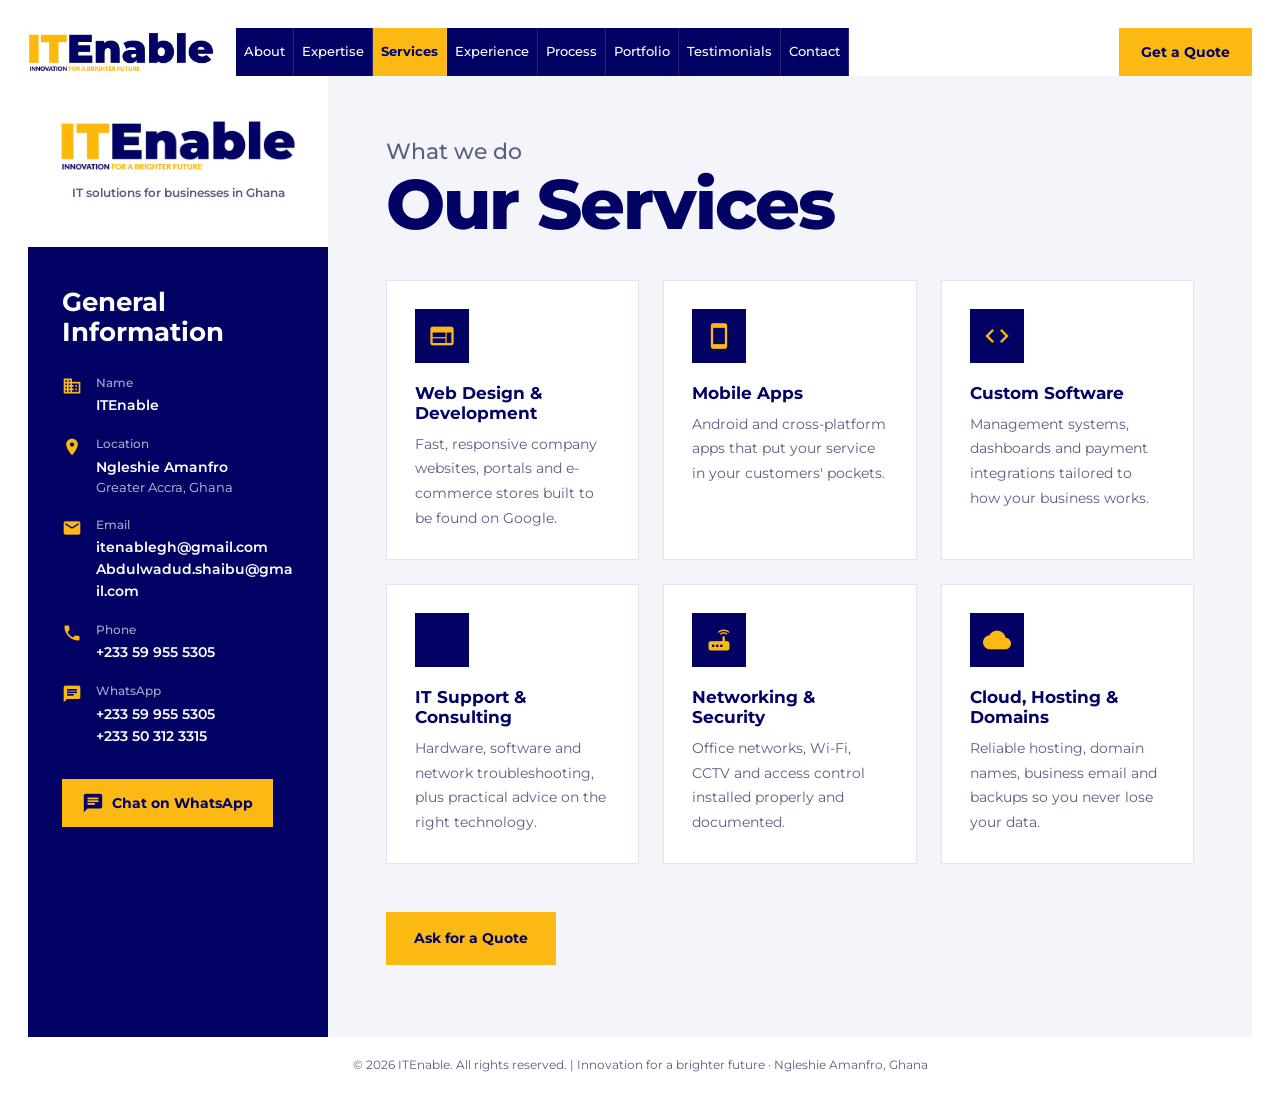
<file: services.html>
<!doctype html>
<html lang="en">
<head>
    <meta charset="utf-8">
    <meta name="viewport" content="width=device-width, initial-scale=1">
    <title>IT Services - Web Design, Software, Mobile Apps &amp; Networking | ITEnable</title>

    <meta name="description" content="ITEnable services in Ghana: website design and development, custom software, mobile apps, IT support and consulting, networking, CCTV, cloud hosting and domains.">
    <meta name="keywords" content="IT services Ghana, website design Accra, custom software Ghana, mobile app development, IT consulting, CCTV installation Ghana, web hosting Ghana">
    <meta name="author" content="ITEnable">
    <meta name="robots" content="index, follow, max-image-preview:large">
    <meta name="theme-color" content="#020264">
    <meta name="geo.region" content="GH-AA">
    <meta name="geo.placename" content="Ngleshie Amanfro">
    <link rel="canonical" href="https://marcellinus123.github.io/itenable/services.html">

    <!-- Open Graph / social thumbnails -->
    <meta property="og:type" content="website">
    <meta property="og:site_name" content="ITEnable">
    <meta property="og:locale" content="en_GH">
    <meta property="og:title" content="IT Services - Web Design, Software, Mobile Apps &amp; Networking | ITEnable">
    <meta property="og:description" content="ITEnable services in Ghana: website design and development, custom software, mobile apps, IT support and consulting, networking, CCTV, cloud hosting and domains.">
    <meta property="og:url" content="https://marcellinus123.github.io/itenable/services.html">
    <meta property="og:image" content="https://marcellinus123.github.io/itenable/assets/img/og-image.jpg">
    <meta property="og:image:width" content="1200">
    <meta property="og:image:height" content="630">
    <meta property="og:image:alt" content="ITEnable logo - Innovation for a brighter future">
    <meta name="twitter:card" content="summary_large_image">
    <meta name="twitter:title" content="IT Services - Web Design, Software, Mobile Apps &amp; Networking | ITEnable">
    <meta name="twitter:description" content="ITEnable services in Ghana: website design and development, custom software, mobile apps, IT support and consulting, networking, CCTV, cloud hosting and domains.">
    <meta name="twitter:image" content="https://marcellinus123.github.io/itenable/assets/img/og-image.jpg">

    <!-- Icons -->
    <link rel="icon" href="assets/img/favicon.ico" sizes="any">
    <link rel="icon" type="image/png" href="assets/img/favicon.png">
    <link rel="apple-touch-icon" href="assets/img/apple-touch-icon.png">

    <!-- Fonts, Bootstrap, Material Icons -->
    <link rel="preconnect" href="https://fonts.googleapis.com">
    <link rel="preconnect" href="https://fonts.gstatic.com" crossorigin>
    <link href="https://fonts.googleapis.com/css2?family=Montserrat:wght@400;500;600;700;800&display=swap" rel="stylesheet">
    <link href="https://fonts.googleapis.com/icon?family=Material+Icons" rel="stylesheet">
    <link href="https://cdn.jsdelivr.net/npm/bootstrap@5.3.3/dist/css/bootstrap.min.css" rel="stylesheet">
    <link href="assets/css/style.css?v=1" rel="stylesheet">

    <script type="application/ld+json">{"@context":"https://schema.org","@type":"ProfessionalService","name":"ITEnable","description":"IT solutions company in Ghana: web design, custom software, mobile apps, networking and IT support.","url":"https://marcellinus123.github.io/itenable/","logo":"https://marcellinus123.github.io/itenable/assets/img/logo.png","image":"https://marcellinus123.github.io/itenable/assets/img/og-image.jpg","slogan":"Innovation for a brighter future","email":"itenablegh@gmail.com","telephone":"+233599555305","address":{"@type":"PostalAddress","addressLocality":"Ngleshie Amanfro","addressRegion":"Greater Accra","addressCountry":"GH"},"areaServed":{"@type":"Country","name":"Ghana"},"contactPoint":[{"@type":"ContactPoint","telephone":"+233599555305","contactType":"customer service","availableLanguage":["English"]},{"@type":"ContactPoint","telephone":"+233599555305","contactType":"customer service","availableLanguage":["English"]},{"@type":"ContactPoint","telephone":"+233503123315","contactType":"customer service","availableLanguage":["English"]}]}</script>
</head>
<body class="page-services">
<a class="visually-hidden-focusable skip-link" href="#content">Skip to content</a>

<header class="site-header">
    <div class="shell">
        <nav class="navbar navbar-expand-xl p-0" aria-label="Main">
            <a class="navbar-brand" href="index.html" aria-label="ITEnable home">
                <img src="assets/img/logo.png" alt="ITEnable - Innovation for a brighter future" width="200" height="43">
            </a>

            <button class="menu-toggle d-xl-none" type="button" data-bs-toggle="collapse" data-bs-target="#mainNav"
                    aria-controls="mainNav" aria-expanded="false" aria-label="Toggle navigation menu">
                <span class="material-icons" aria-hidden="true">menu</span>
            </button>

            <div class="collapse navbar-collapse" id="mainNav">
                <ul class="navbar-nav main-tabs" id="mainTabs">
            <li class="nav-item">
            <a class="nav-link" href="index.html">About</a>
        </li>
            <li class="nav-item">
            <a class="nav-link" href="skills.html">Expertise</a>
        </li>
            <li class="nav-item">
            <a class="nav-link active" href="services.html" aria-current="page">Services</a>
        </li>
            <li class="nav-item">
            <a class="nav-link" href="experience.html">Experience</a>
        </li>
            <li class="nav-item">
            <a class="nav-link" href="process.html">Process</a>
        </li>
            <li class="nav-item">
            <a class="nav-link" href="portfolio.html">Portfolio</a>
        </li>
            <li class="nav-item">
            <a class="nav-link" href="testimonials.html">Testimonials</a>
        </li>
            <li class="nav-item">
            <a class="nav-link" href="contact.html">Contact</a>
        </li>
    </ul>
                <div class="header-actions ms-xl-auto">
                    <a class="btn-quote" href="contact.html">Get a Quote</a>
                    <a class="btn-chat" href="https://wa.me/233599555305?text=Hello%20ITEnable%2C%20I%20would%20like%20to%20make%20an%20enquiry." target="_blank" rel="noopener"
                       aria-label="Chat with ITEnable on WhatsApp" title="Chat on WhatsApp">
                        <span class="material-icons" aria-hidden="true">chat</span>
                    </a>
                </div>
            </div>
        </nav>
    </div>
</header>

<div class="shell">
    <div class="app">
        <aside class="sidebar" aria-label="Company information">
    <a class="brand-panel" href="index.html" aria-label="ITEnable home">
        <img src="assets/img/logo.png" alt="ITEnable" width="300" height="65">
        <span>IT solutions for businesses in Ghana</span>
    </a>

    <div class="sidebar-body">
        <h2 class="sidebar-title">General Information</h2>
        <ul class="info-list">
            <li>
                <span class="material-icons" aria-hidden="true">business</span>
                <div><small>Name</small><strong>ITEnable</strong></div>
            </li>
            <li>
                <span class="material-icons" aria-hidden="true">location_on</span>
                <div><small>Location</small><strong>Ngleshie Amanfro</strong><em>Greater Accra, Ghana</em></div>
            </li>
            <li>
                <span class="material-icons" aria-hidden="true">mail</span>
                <div><small>Email</small>
                                            <a href="mailto:itenablegh@gmail.com">itenablegh@gmail.com</a>
                                            <a href="mailto:Abdulwadud.shaibu@gmail.com">Abdulwadud.shaibu@gmail.com</a>
                                    </div>
            </li>
            <li>
                <span class="material-icons" aria-hidden="true">call</span>
                <div><small>Phone</small>
                                            <a href="tel:+233599555305">+233 59 955 5305</a>
                                    </div>
            </li>
            <li>
                <span class="material-icons" aria-hidden="true">chat</span>
                <div><small>WhatsApp</small>
                                            <a href="https://wa.me/233599555305?text=Hello%20ITEnable%2C%20I%20would%20like%20to%20make%20an%20enquiry." target="_blank" rel="noopener">+233 59 955 5305</a>
                                            <a href="https://wa.me/233503123315?text=Hello%20ITEnable%2C%20I%20would%20like%20to%20make%20an%20enquiry." target="_blank" rel="noopener">+233 50 312 3315</a>
                                    </div>
            </li>
        </ul>

        <a class="btn-side" href="https://wa.me/233599555305?text=Hello%20ITEnable%2C%20I%20would%20like%20to%20make%20an%20enquiry." target="_blank" rel="noopener">
            <span class="material-icons" aria-hidden="true">chat</span> Chat on WhatsApp
        </a>
    </div>
</aside>
        <main class="main" id="content">
<section class="page-section">
    <h1 class="page-title"><span class="kicker">What we do</span>Our Services</h1>

    <div class="row g-4 service-grid">
                    <div class="col-md-6 col-xl-4">
                <article class="service">
                    <span class="service-icon material-icons" aria-hidden="true">web</span>
                    <div>
                        <h2>Web Design &amp; Development</h2>
                        <p>Fast, responsive company websites, portals and e-commerce stores built to be found on Google.</p>
                    </div>
                </article>
            </div>
                    <div class="col-md-6 col-xl-4">
                <article class="service">
                    <span class="service-icon material-icons" aria-hidden="true">smartphone</span>
                    <div>
                        <h2>Mobile Apps</h2>
                        <p>Android and cross-platform apps that put your service in your customers&#039; pockets.</p>
                    </div>
                </article>
            </div>
                    <div class="col-md-6 col-xl-4">
                <article class="service">
                    <span class="service-icon material-icons" aria-hidden="true">code</span>
                    <div>
                        <h2>Custom Software</h2>
                        <p>Management systems, dashboards and payment integrations tailored to how your business works.</p>
                    </div>
                </article>
            </div>
                    <div class="col-md-6 col-xl-4">
                <article class="service">
                    <span class="service-icon material-icons" aria-hidden="true">support_agent</span>
                    <div>
                        <h2>IT Support &amp; Consulting</h2>
                        <p>Hardware, software and network troubleshooting, plus practical advice on the right technology.</p>
                    </div>
                </article>
            </div>
                    <div class="col-md-6 col-xl-4">
                <article class="service">
                    <span class="service-icon material-icons" aria-hidden="true">router</span>
                    <div>
                        <h2>Networking &amp; Security</h2>
                        <p>Office networks, Wi-Fi, CCTV and access control installed properly and documented.</p>
                    </div>
                </article>
            </div>
                    <div class="col-md-6 col-xl-4">
                <article class="service">
                    <span class="service-icon material-icons" aria-hidden="true">cloud</span>
                    <div>
                        <h2>Cloud, Hosting &amp; Domains</h2>
                        <p>Reliable hosting, domain names, business email and backups so you never lose your data.</p>
                    </div>
                </article>
            </div>
            </div>

    <a class="btn btn-brand mt-5" href="contact.html">Ask for a Quote</a>
</section>
        </main>
    </div>
</div>

<footer class="site-footer">
    <div class="shell">
        <p>&copy; 2026 ITEnable. All rights reserved. <span class="d-none d-sm-inline">|</span>
            <span class="d-block d-sm-inline">Innovation for a brighter future &middot; Ngleshie Amanfro, Ghana</span></p>
    </div>
</footer>

<script src="https://cdn.jsdelivr.net/npm/bootstrap@5.3.3/dist/js/bootstrap.bundle.min.js"></script>
<script src="assets/js/main.js?v=1"></script>
</body>
</html>
</file>
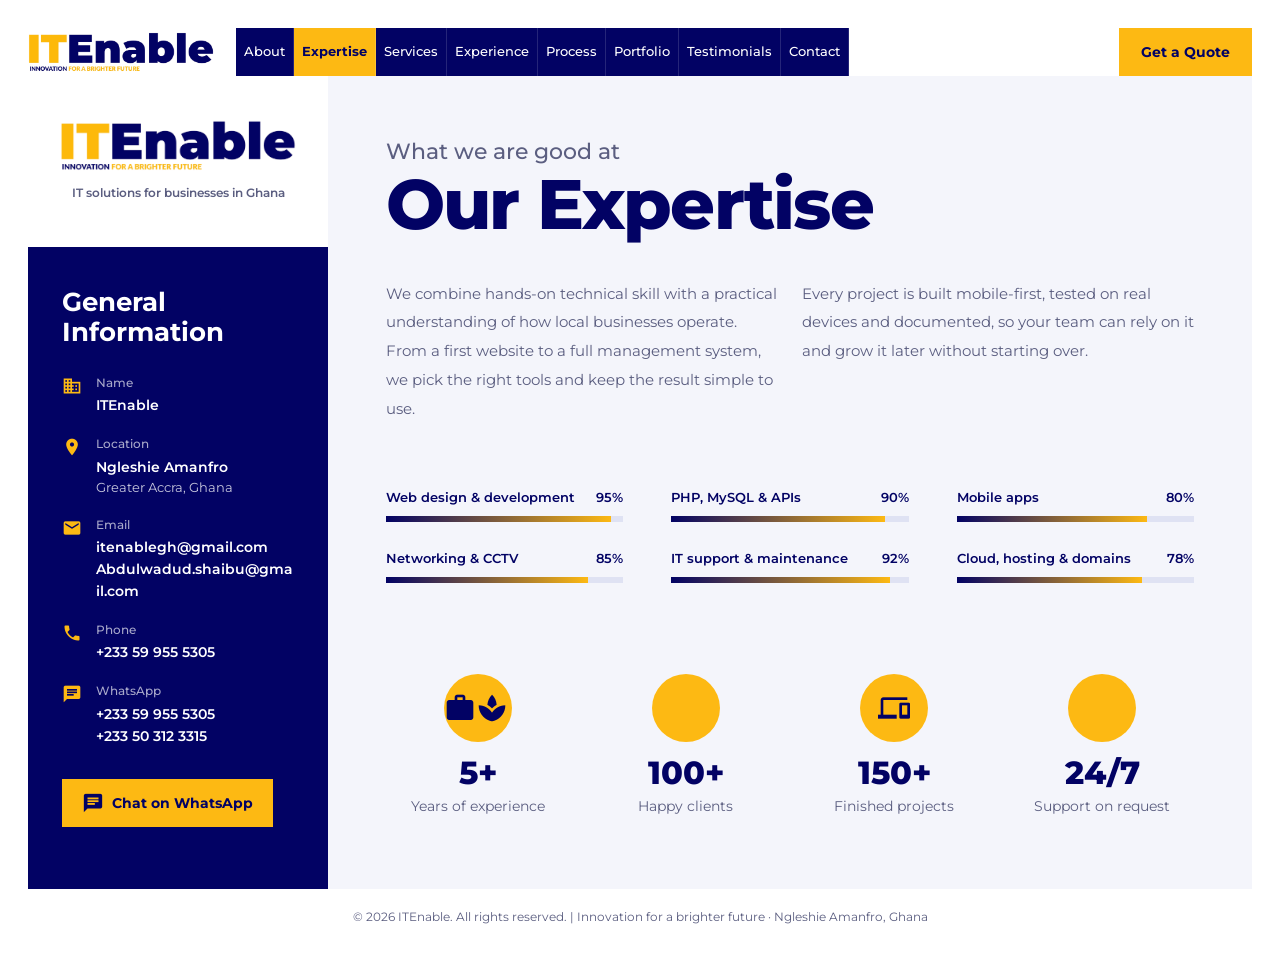
<file: skills.html>
<!doctype html>
<html lang="en">
<head>
    <meta charset="utf-8">
    <meta name="viewport" content="width=device-width, initial-scale=1">
    <title>Our Expertise - Web, Software, Mobile &amp; IT Support | ITEnable</title>

    <meta name="description" content="See what ITEnable is good at: web design and development, PHP and MySQL systems, mobile apps, networking, CCTV and day-to-day IT support for Ghanaian businesses.">
    <meta name="keywords" content="web development skills, PHP developers Ghana, mobile app development Ghana, networking CCTV Accra, IT support Ghana, ITEnable expertise">
    <meta name="author" content="ITEnable">
    <meta name="robots" content="index, follow, max-image-preview:large">
    <meta name="theme-color" content="#020264">
    <meta name="geo.region" content="GH-AA">
    <meta name="geo.placename" content="Ngleshie Amanfro">
    <link rel="canonical" href="https://marcellinus123.github.io/itenable/skills.html">

    <!-- Open Graph / social thumbnails -->
    <meta property="og:type" content="website">
    <meta property="og:site_name" content="ITEnable">
    <meta property="og:locale" content="en_GH">
    <meta property="og:title" content="Our Expertise - Web, Software, Mobile &amp; IT Support | ITEnable">
    <meta property="og:description" content="See what ITEnable is good at: web design and development, PHP and MySQL systems, mobile apps, networking, CCTV and day-to-day IT support for Ghanaian businesses.">
    <meta property="og:url" content="https://marcellinus123.github.io/itenable/skills.html">
    <meta property="og:image" content="https://marcellinus123.github.io/itenable/assets/img/og-image.jpg">
    <meta property="og:image:width" content="1200">
    <meta property="og:image:height" content="630">
    <meta property="og:image:alt" content="ITEnable logo - Innovation for a brighter future">
    <meta name="twitter:card" content="summary_large_image">
    <meta name="twitter:title" content="Our Expertise - Web, Software, Mobile &amp; IT Support | ITEnable">
    <meta name="twitter:description" content="See what ITEnable is good at: web design and development, PHP and MySQL systems, mobile apps, networking, CCTV and day-to-day IT support for Ghanaian businesses.">
    <meta name="twitter:image" content="https://marcellinus123.github.io/itenable/assets/img/og-image.jpg">

    <!-- Icons -->
    <link rel="icon" href="assets/img/favicon.ico" sizes="any">
    <link rel="icon" type="image/png" href="assets/img/favicon.png">
    <link rel="apple-touch-icon" href="assets/img/apple-touch-icon.png">

    <!-- Fonts, Bootstrap, Material Icons -->
    <link rel="preconnect" href="https://fonts.googleapis.com">
    <link rel="preconnect" href="https://fonts.gstatic.com" crossorigin>
    <link href="https://fonts.googleapis.com/css2?family=Montserrat:wght@400;500;600;700;800&display=swap" rel="stylesheet">
    <link href="https://fonts.googleapis.com/icon?family=Material+Icons" rel="stylesheet">
    <link href="https://cdn.jsdelivr.net/npm/bootstrap@5.3.3/dist/css/bootstrap.min.css" rel="stylesheet">
    <link href="assets/css/style.css?v=1" rel="stylesheet">

    <script type="application/ld+json">{"@context":"https://schema.org","@type":"ProfessionalService","name":"ITEnable","description":"IT solutions company in Ghana: web design, custom software, mobile apps, networking and IT support.","url":"https://marcellinus123.github.io/itenable/","logo":"https://marcellinus123.github.io/itenable/assets/img/logo.png","image":"https://marcellinus123.github.io/itenable/assets/img/og-image.jpg","slogan":"Innovation for a brighter future","email":"itenablegh@gmail.com","telephone":"+233599555305","address":{"@type":"PostalAddress","addressLocality":"Ngleshie Amanfro","addressRegion":"Greater Accra","addressCountry":"GH"},"areaServed":{"@type":"Country","name":"Ghana"},"contactPoint":[{"@type":"ContactPoint","telephone":"+233599555305","contactType":"customer service","availableLanguage":["English"]},{"@type":"ContactPoint","telephone":"+233599555305","contactType":"customer service","availableLanguage":["English"]},{"@type":"ContactPoint","telephone":"+233503123315","contactType":"customer service","availableLanguage":["English"]}]}</script>
</head>
<body class="page-skills">
<a class="visually-hidden-focusable skip-link" href="#content">Skip to content</a>

<header class="site-header">
    <div class="shell">
        <nav class="navbar navbar-expand-xl p-0" aria-label="Main">
            <a class="navbar-brand" href="index.html" aria-label="ITEnable home">
                <img src="assets/img/logo.png" alt="ITEnable - Innovation for a brighter future" width="200" height="43">
            </a>

            <button class="menu-toggle d-xl-none" type="button" data-bs-toggle="collapse" data-bs-target="#mainNav"
                    aria-controls="mainNav" aria-expanded="false" aria-label="Toggle navigation menu">
                <span class="material-icons" aria-hidden="true">menu</span>
            </button>

            <div class="collapse navbar-collapse" id="mainNav">
                <ul class="navbar-nav main-tabs" id="mainTabs">
            <li class="nav-item">
            <a class="nav-link" href="index.html">About</a>
        </li>
            <li class="nav-item">
            <a class="nav-link active" href="skills.html" aria-current="page">Expertise</a>
        </li>
            <li class="nav-item">
            <a class="nav-link" href="services.html">Services</a>
        </li>
            <li class="nav-item">
            <a class="nav-link" href="experience.html">Experience</a>
        </li>
            <li class="nav-item">
            <a class="nav-link" href="process.html">Process</a>
        </li>
            <li class="nav-item">
            <a class="nav-link" href="portfolio.html">Portfolio</a>
        </li>
            <li class="nav-item">
            <a class="nav-link" href="testimonials.html">Testimonials</a>
        </li>
            <li class="nav-item">
            <a class="nav-link" href="contact.html">Contact</a>
        </li>
    </ul>
                <div class="header-actions ms-xl-auto">
                    <a class="btn-quote" href="contact.html">Get a Quote</a>
                    <a class="btn-chat" href="https://wa.me/233599555305?text=Hello%20ITEnable%2C%20I%20would%20like%20to%20make%20an%20enquiry." target="_blank" rel="noopener"
                       aria-label="Chat with ITEnable on WhatsApp" title="Chat on WhatsApp">
                        <span class="material-icons" aria-hidden="true">chat</span>
                    </a>
                </div>
            </div>
        </nav>
    </div>
</header>

<div class="shell">
    <div class="app">
        <aside class="sidebar" aria-label="Company information">
    <a class="brand-panel" href="index.html" aria-label="ITEnable home">
        <img src="assets/img/logo.png" alt="ITEnable" width="300" height="65">
        <span>IT solutions for businesses in Ghana</span>
    </a>

    <div class="sidebar-body">
        <h2 class="sidebar-title">General Information</h2>
        <ul class="info-list">
            <li>
                <span class="material-icons" aria-hidden="true">business</span>
                <div><small>Name</small><strong>ITEnable</strong></div>
            </li>
            <li>
                <span class="material-icons" aria-hidden="true">location_on</span>
                <div><small>Location</small><strong>Ngleshie Amanfro</strong><em>Greater Accra, Ghana</em></div>
            </li>
            <li>
                <span class="material-icons" aria-hidden="true">mail</span>
                <div><small>Email</small>
                                            <a href="mailto:itenablegh@gmail.com">itenablegh@gmail.com</a>
                                            <a href="mailto:Abdulwadud.shaibu@gmail.com">Abdulwadud.shaibu@gmail.com</a>
                                    </div>
            </li>
            <li>
                <span class="material-icons" aria-hidden="true">call</span>
                <div><small>Phone</small>
                                            <a href="tel:+233599555305">+233 59 955 5305</a>
                                    </div>
            </li>
            <li>
                <span class="material-icons" aria-hidden="true">chat</span>
                <div><small>WhatsApp</small>
                                            <a href="https://wa.me/233599555305?text=Hello%20ITEnable%2C%20I%20would%20like%20to%20make%20an%20enquiry." target="_blank" rel="noopener">+233 59 955 5305</a>
                                            <a href="https://wa.me/233503123315?text=Hello%20ITEnable%2C%20I%20would%20like%20to%20make%20an%20enquiry." target="_blank" rel="noopener">+233 50 312 3315</a>
                                    </div>
            </li>
        </ul>

        <a class="btn-side" href="https://wa.me/233599555305?text=Hello%20ITEnable%2C%20I%20would%20like%20to%20make%20an%20enquiry." target="_blank" rel="noopener">
            <span class="material-icons" aria-hidden="true">chat</span> Chat on WhatsApp
        </a>
    </div>
</aside>
        <main class="main" id="content">
<section class="page-section">
    <h1 class="page-title"><span class="kicker">What we are good at</span>Our Expertise</h1>

    <div class="row g-4 lead-cols">
        <div class="col-lg-6"><p>We combine hands-on technical skill with a practical understanding of how local businesses operate. From a first
            website to a full management system, we pick the right tools and keep the result simple to use.</p></div>
        <div class="col-lg-6"><p>Every project is built mobile-first, tested on real devices and documented, so your team can rely on it and
            grow it later without starting over.</p></div>
    </div>

    <div class="row gx-5 skill-bars">
                    <div class="col-md-6 col-xl-4">
                <div class="skill">
                    <div class="skill-head"><span>Web design &amp; development</span><span>95%</span></div>
                    <div class="skill-track" role="progressbar" aria-label="Web design &amp; development" aria-valuenow="95" aria-valuemin="0" aria-valuemax="100">
                        <div class="skill-fill" style="--pct:95%"></div>
                    </div>
                </div>
            </div>
                    <div class="col-md-6 col-xl-4">
                <div class="skill">
                    <div class="skill-head"><span>PHP, MySQL &amp; APIs</span><span>90%</span></div>
                    <div class="skill-track" role="progressbar" aria-label="PHP, MySQL &amp; APIs" aria-valuenow="90" aria-valuemin="0" aria-valuemax="100">
                        <div class="skill-fill" style="--pct:90%"></div>
                    </div>
                </div>
            </div>
                    <div class="col-md-6 col-xl-4">
                <div class="skill">
                    <div class="skill-head"><span>Mobile apps</span><span>80%</span></div>
                    <div class="skill-track" role="progressbar" aria-label="Mobile apps" aria-valuenow="80" aria-valuemin="0" aria-valuemax="100">
                        <div class="skill-fill" style="--pct:80%"></div>
                    </div>
                </div>
            </div>
                    <div class="col-md-6 col-xl-4">
                <div class="skill">
                    <div class="skill-head"><span>Networking &amp; CCTV</span><span>85%</span></div>
                    <div class="skill-track" role="progressbar" aria-label="Networking &amp; CCTV" aria-valuenow="85" aria-valuemin="0" aria-valuemax="100">
                        <div class="skill-fill" style="--pct:85%"></div>
                    </div>
                </div>
            </div>
                    <div class="col-md-6 col-xl-4">
                <div class="skill">
                    <div class="skill-head"><span>IT support &amp; maintenance</span><span>92%</span></div>
                    <div class="skill-track" role="progressbar" aria-label="IT support &amp; maintenance" aria-valuenow="92" aria-valuemin="0" aria-valuemax="100">
                        <div class="skill-fill" style="--pct:92%"></div>
                    </div>
                </div>
            </div>
                    <div class="col-md-6 col-xl-4">
                <div class="skill">
                    <div class="skill-head"><span>Cloud, hosting &amp; domains</span><span>78%</span></div>
                    <div class="skill-track" role="progressbar" aria-label="Cloud, hosting &amp; domains" aria-valuenow="78" aria-valuemin="0" aria-valuemax="100">
                        <div class="skill-fill" style="--pct:78%"></div>
                    </div>
                </div>
            </div>
            </div>

    <div class="row g-4 stat-row">
                    <div class="col-6 col-lg-3">
                <div class="stat">
                    <span class="material-icons" aria-hidden="true">workspace_premium</span>
                    <strong>5+</strong>
                    <p>Years of experience</p>
                </div>
            </div>
                    <div class="col-6 col-lg-3">
                <div class="stat">
                    <span class="material-icons" aria-hidden="true">handshake</span>
                    <strong>100+</strong>
                    <p>Happy clients</p>
                </div>
            </div>
                    <div class="col-6 col-lg-3">
                <div class="stat">
                    <span class="material-icons" aria-hidden="true">devices</span>
                    <strong>150+</strong>
                    <p>Finished projects</p>
                </div>
            </div>
                    <div class="col-6 col-lg-3">
                <div class="stat">
                    <span class="material-icons" aria-hidden="true">support_agent</span>
                    <strong>24/7</strong>
                    <p>Support on request</p>
                </div>
            </div>
            </div>
</section>
        </main>
    </div>
</div>

<footer class="site-footer">
    <div class="shell">
        <p>&copy; 2026 ITEnable. All rights reserved. <span class="d-none d-sm-inline">|</span>
            <span class="d-block d-sm-inline">Innovation for a brighter future &middot; Ngleshie Amanfro, Ghana</span></p>
    </div>
</footer>

<script src="https://cdn.jsdelivr.net/npm/bootstrap@5.3.3/dist/js/bootstrap.bundle.min.js"></script>
<script src="assets/js/main.js?v=1"></script>
</body>
</html>
</file>
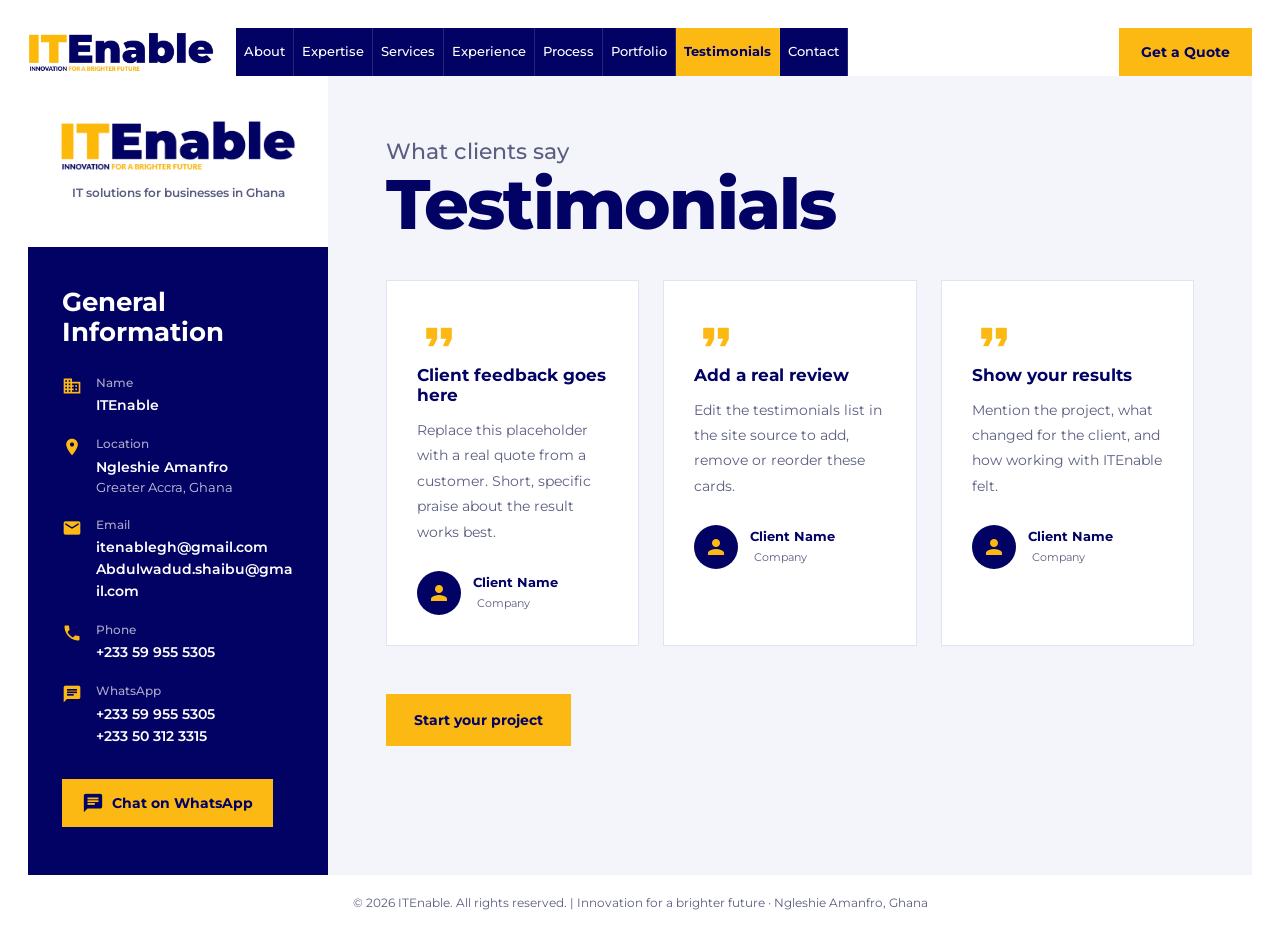
<file: testimonials.html>
<!doctype html>
<html lang="en">
<head>
    <meta charset="utf-8">
    <meta name="viewport" content="width=device-width, initial-scale=1">
    <title>Client Testimonials | ITEnable</title>

    <meta name="description" content="Read what clients say about working with ITEnable, a Ghana IT company for web design, software development, mobile apps and IT support.">
    <meta name="keywords" content="ITEnable reviews, client testimonials, web developer reviews Ghana, IT company reviews Accra">
    <meta name="author" content="ITEnable">
    <meta name="robots" content="index, follow, max-image-preview:large">
    <meta name="theme-color" content="#020264">
    <meta name="geo.region" content="GH-AA">
    <meta name="geo.placename" content="Ngleshie Amanfro">
    <link rel="canonical" href="https://marcellinus123.github.io/itenable/testimonials.html">

    <!-- Open Graph / social thumbnails -->
    <meta property="og:type" content="website">
    <meta property="og:site_name" content="ITEnable">
    <meta property="og:locale" content="en_GH">
    <meta property="og:title" content="Client Testimonials | ITEnable">
    <meta property="og:description" content="Read what clients say about working with ITEnable, a Ghana IT company for web design, software development, mobile apps and IT support.">
    <meta property="og:url" content="https://marcellinus123.github.io/itenable/testimonials.html">
    <meta property="og:image" content="https://marcellinus123.github.io/itenable/assets/img/og-image.jpg">
    <meta property="og:image:width" content="1200">
    <meta property="og:image:height" content="630">
    <meta property="og:image:alt" content="ITEnable logo - Innovation for a brighter future">
    <meta name="twitter:card" content="summary_large_image">
    <meta name="twitter:title" content="Client Testimonials | ITEnable">
    <meta name="twitter:description" content="Read what clients say about working with ITEnable, a Ghana IT company for web design, software development, mobile apps and IT support.">
    <meta name="twitter:image" content="https://marcellinus123.github.io/itenable/assets/img/og-image.jpg">

    <!-- Icons -->
    <link rel="icon" href="assets/img/favicon.ico" sizes="any">
    <link rel="icon" type="image/png" href="assets/img/favicon.png">
    <link rel="apple-touch-icon" href="assets/img/apple-touch-icon.png">

    <!-- Fonts, Bootstrap, Material Icons -->
    <link rel="preconnect" href="https://fonts.googleapis.com">
    <link rel="preconnect" href="https://fonts.gstatic.com" crossorigin>
    <link href="https://fonts.googleapis.com/css2?family=Montserrat:wght@400;500;600;700;800&display=swap" rel="stylesheet">
    <link href="https://fonts.googleapis.com/icon?family=Material+Icons" rel="stylesheet">
    <link href="https://cdn.jsdelivr.net/npm/bootstrap@5.3.3/dist/css/bootstrap.min.css" rel="stylesheet">
    <link href="assets/css/style.css?v=1" rel="stylesheet">

    <script type="application/ld+json">{"@context":"https://schema.org","@type":"ProfessionalService","name":"ITEnable","description":"IT solutions company in Ghana: web design, custom software, mobile apps, networking and IT support.","url":"https://marcellinus123.github.io/itenable/","logo":"https://marcellinus123.github.io/itenable/assets/img/logo.png","image":"https://marcellinus123.github.io/itenable/assets/img/og-image.jpg","slogan":"Innovation for a brighter future","email":"itenablegh@gmail.com","telephone":"+233599555305","address":{"@type":"PostalAddress","addressLocality":"Ngleshie Amanfro","addressRegion":"Greater Accra","addressCountry":"GH"},"areaServed":{"@type":"Country","name":"Ghana"},"contactPoint":[{"@type":"ContactPoint","telephone":"+233599555305","contactType":"customer service","availableLanguage":["English"]},{"@type":"ContactPoint","telephone":"+233599555305","contactType":"customer service","availableLanguage":["English"]},{"@type":"ContactPoint","telephone":"+233503123315","contactType":"customer service","availableLanguage":["English"]}]}</script>
</head>
<body class="page-testimonials">
<a class="visually-hidden-focusable skip-link" href="#content">Skip to content</a>

<header class="site-header">
    <div class="shell">
        <nav class="navbar navbar-expand-xl p-0" aria-label="Main">
            <a class="navbar-brand" href="index.html" aria-label="ITEnable home">
                <img src="assets/img/logo.png" alt="ITEnable - Innovation for a brighter future" width="200" height="43">
            </a>

            <button class="menu-toggle d-xl-none" type="button" data-bs-toggle="collapse" data-bs-target="#mainNav"
                    aria-controls="mainNav" aria-expanded="false" aria-label="Toggle navigation menu">
                <span class="material-icons" aria-hidden="true">menu</span>
            </button>

            <div class="collapse navbar-collapse" id="mainNav">
                <ul class="navbar-nav main-tabs" id="mainTabs">
            <li class="nav-item">
            <a class="nav-link" href="index.html">About</a>
        </li>
            <li class="nav-item">
            <a class="nav-link" href="skills.html">Expertise</a>
        </li>
            <li class="nav-item">
            <a class="nav-link" href="services.html">Services</a>
        </li>
            <li class="nav-item">
            <a class="nav-link" href="experience.html">Experience</a>
        </li>
            <li class="nav-item">
            <a class="nav-link" href="process.html">Process</a>
        </li>
            <li class="nav-item">
            <a class="nav-link" href="portfolio.html">Portfolio</a>
        </li>
            <li class="nav-item">
            <a class="nav-link active" href="testimonials.html" aria-current="page">Testimonials</a>
        </li>
            <li class="nav-item">
            <a class="nav-link" href="contact.html">Contact</a>
        </li>
    </ul>
                <div class="header-actions ms-xl-auto">
                    <a class="btn-quote" href="contact.html">Get a Quote</a>
                    <a class="btn-chat" href="https://wa.me/233599555305?text=Hello%20ITEnable%2C%20I%20would%20like%20to%20make%20an%20enquiry." target="_blank" rel="noopener"
                       aria-label="Chat with ITEnable on WhatsApp" title="Chat on WhatsApp">
                        <span class="material-icons" aria-hidden="true">chat</span>
                    </a>
                </div>
            </div>
        </nav>
    </div>
</header>

<div class="shell">
    <div class="app">
        <aside class="sidebar" aria-label="Company information">
    <a class="brand-panel" href="index.html" aria-label="ITEnable home">
        <img src="assets/img/logo.png" alt="ITEnable" width="300" height="65">
        <span>IT solutions for businesses in Ghana</span>
    </a>

    <div class="sidebar-body">
        <h2 class="sidebar-title">General Information</h2>
        <ul class="info-list">
            <li>
                <span class="material-icons" aria-hidden="true">business</span>
                <div><small>Name</small><strong>ITEnable</strong></div>
            </li>
            <li>
                <span class="material-icons" aria-hidden="true">location_on</span>
                <div><small>Location</small><strong>Ngleshie Amanfro</strong><em>Greater Accra, Ghana</em></div>
            </li>
            <li>
                <span class="material-icons" aria-hidden="true">mail</span>
                <div><small>Email</small>
                                            <a href="mailto:itenablegh@gmail.com">itenablegh@gmail.com</a>
                                            <a href="mailto:Abdulwadud.shaibu@gmail.com">Abdulwadud.shaibu@gmail.com</a>
                                    </div>
            </li>
            <li>
                <span class="material-icons" aria-hidden="true">call</span>
                <div><small>Phone</small>
                                            <a href="tel:+233599555305">+233 59 955 5305</a>
                                    </div>
            </li>
            <li>
                <span class="material-icons" aria-hidden="true">chat</span>
                <div><small>WhatsApp</small>
                                            <a href="https://wa.me/233599555305?text=Hello%20ITEnable%2C%20I%20would%20like%20to%20make%20an%20enquiry." target="_blank" rel="noopener">+233 59 955 5305</a>
                                            <a href="https://wa.me/233503123315?text=Hello%20ITEnable%2C%20I%20would%20like%20to%20make%20an%20enquiry." target="_blank" rel="noopener">+233 50 312 3315</a>
                                    </div>
            </li>
        </ul>

        <a class="btn-side" href="https://wa.me/233599555305?text=Hello%20ITEnable%2C%20I%20would%20like%20to%20make%20an%20enquiry." target="_blank" rel="noopener">
            <span class="material-icons" aria-hidden="true">chat</span> Chat on WhatsApp
        </a>
    </div>
</aside>
        <main class="main" id="content">
<section class="page-section">
    <h1 class="page-title"><span class="kicker">What clients say</span>Testimonials</h1>

    <div class="row g-4">
                    <div class="col-lg-4">
                <figure class="quote">
                    <span class="material-icons quote-mark" aria-hidden="true">format_quote</span>
                    <h2>Client feedback goes here</h2>
                    <blockquote><p>Replace this placeholder with a real quote from a customer. Short, specific praise about the result works best.</p></blockquote>
                    <figcaption>
                        <span class="avatar material-icons" aria-hidden="true">person</span>
                        <span><strong>Client Name</strong> <small>Company</small></span>
                    </figcaption>
                </figure>
            </div>
                    <div class="col-lg-4">
                <figure class="quote">
                    <span class="material-icons quote-mark" aria-hidden="true">format_quote</span>
                    <h2>Add a real review</h2>
                    <blockquote><p>Edit the testimonials list in the site source to add, remove or reorder these cards.</p></blockquote>
                    <figcaption>
                        <span class="avatar material-icons" aria-hidden="true">person</span>
                        <span><strong>Client Name</strong> <small>Company</small></span>
                    </figcaption>
                </figure>
            </div>
                    <div class="col-lg-4">
                <figure class="quote">
                    <span class="material-icons quote-mark" aria-hidden="true">format_quote</span>
                    <h2>Show your results</h2>
                    <blockquote><p>Mention the project, what changed for the client, and how working with ITEnable felt.</p></blockquote>
                    <figcaption>
                        <span class="avatar material-icons" aria-hidden="true">person</span>
                        <span><strong>Client Name</strong> <small>Company</small></span>
                    </figcaption>
                </figure>
            </div>
            </div>

    <div class="cta-row mt-5">
        <a class="btn btn-brand" href="contact.html">Start your project</a>
    </div>
</section>
        </main>
    </div>
</div>

<footer class="site-footer">
    <div class="shell">
        <p>&copy; 2026 ITEnable. All rights reserved. <span class="d-none d-sm-inline">|</span>
            <span class="d-block d-sm-inline">Innovation for a brighter future &middot; Ngleshie Amanfro, Ghana</span></p>
    </div>
</footer>

<script src="https://cdn.jsdelivr.net/npm/bootstrap@5.3.3/dist/js/bootstrap.bundle.min.js"></script>
<script src="assets/js/main.js?v=1"></script>
</body>
</html>
</file>
<file: assets/css/style.css>
/* ITEnable - brand styles (Bootstrap 5 + Material Icons). Colours sampled from the logo. */
:root{
  --navy:#020264;
  --navy-deep:#01013f;
  --yellow:#fdb913;
  --yellow-dark:#e6a400;
  --ink:#020264;
  --muted:#5b5e80;
  --bg:#f4f5fb;
  --card:#ffffff;
  --line:#e0e3f1;
  --side-w:340px;
}
*{box-sizing:border-box}
html{scroll-behavior:smooth}
body{font-family:'Montserrat',system-ui,-apple-system,'Segoe UI',Roboto,sans-serif;color:var(--ink);background:#fff;-webkit-font-smoothing:antialiased}
img{max-width:100%;height:auto}
a{color:var(--navy)}
:focus-visible{outline:3px solid var(--navy);outline-offset:3px}
.main-tabs .nav-link:focus-visible,.sidebar a:focus-visible,.menu-toggle:focus-visible,.btn-chat:focus-visible{outline-color:var(--yellow);outline-offset:-3px}
.skip-link{position:absolute;left:12px;top:8px;z-index:100;background:var(--yellow);color:var(--navy);padding:8px 14px;font-weight:700}
.shell{max-width:1640px;margin:0 auto;padding:0 clamp(12px,2.2vw,32px)}
.material-icons{font-size:22px;line-height:1;vertical-align:middle;user-select:none}

/* ---------- Header / nav ---------- */
.site-header{background:#fff;padding-top:28px;position:relative;z-index:20}
.navbar{align-items:center;flex-wrap:wrap;justify-content:space-between}
.navbar-brand{margin:0 20px 0 0;padding:0;display:flex;align-items:center;height:48px}
.navbar-brand img{height:42px;width:auto;display:block}
.menu-toggle{width:48px;height:48px;border:0;background:var(--navy);color:#fff;display:grid;place-items:center;cursor:pointer}
.menu-toggle .material-icons{font-size:28px}
.navbar-collapse{flex-basis:100%;margin-top:14px;background:var(--navy)}
.main-tabs{flex-direction:column;width:100%;padding:0;margin:0}
.main-tabs .nav-link{display:flex;align-items:center;min-height:52px;padding:0 22px;color:#fff;font-size:.92rem;font-weight:500;border-bottom:1px solid rgba(255,255,255,.14);transition:background .2s,color .2s}
.main-tabs .nav-link:hover{background:rgba(255,255,255,.1);color:#fff}
.main-tabs .nav-link.active{background:var(--yellow);color:var(--navy);font-weight:700}
.header-actions{display:flex;gap:10px;padding:16px 22px 20px}
.btn-quote{flex:1;display:flex;align-items:center;justify-content:center;height:48px;padding:0 22px;background:var(--yellow);color:var(--navy);font-weight:700;font-size:.85rem;text-decoration:none;transition:background .2s,color .2s}
.btn-quote:hover{background:#fff;color:var(--navy)}
.btn-chat{display:grid;place-items:center;width:48px;height:48px;background:rgba(255,255,255,.12);color:#fff;text-decoration:none}
.btn-chat:hover{background:#fff;color:var(--navy)}

@media (min-width:1200px){
  .navbar{flex-wrap:nowrap;justify-content:flex-start;align-items:flex-end}
  .navbar-brand{align-self:center;margin-right:22px}
  .navbar-brand img{height:40px}
  .navbar-collapse{flex-basis:auto;flex-grow:1;margin-top:0;background:transparent;align-items:flex-end;display:flex!important}
  .main-tabs{flex-direction:row;width:auto;background:var(--navy)}
  .main-tabs .nav-link{height:48px;min-height:0;padding:0 15px;font-size:.82rem;border-bottom:0;border-right:1px solid rgba(255,255,255,.14);white-space:nowrap}
  .header-actions{padding:0;gap:0;margin-left:auto}
  .btn-quote{flex:none;padding:0 22px;white-space:nowrap}
  .btn-chat{display:none;background:var(--navy)}
  .btn-chat:hover{background:var(--yellow);color:var(--navy)}
}
@media (min-width:1400px){
  .main-tabs .nav-link{padding:0 20px;font-size:.88rem}
  .navbar-brand img{height:44px}
  .btn-chat{display:grid}
}
@media (max-width:1199.98px){.site-header{padding-top:14px}}

/* ---------- App layout ---------- */
.app{display:grid;grid-template-columns:1fr;background:var(--bg);min-height:60vh}
.main{order:1;padding:clamp(28px,5vw,66px) clamp(18px,4.5vw,66px) 72px;min-width:0}
.sidebar{order:2;background:var(--navy);color:#fff}
@media (min-width:992px){
  .app{grid-template-columns:var(--side-w) 1fr;min-height:calc(100vh - 150px)}
  .sidebar{order:1}
  .main{order:2}
}
@media (min-width:992px) and (max-width:1399.98px){:root{--side-w:300px}}

/* ---------- Sidebar ---------- */
.brand-panel{display:none;flex-direction:column;align-items:center;gap:14px;background:#fff;padding:44px 32px;text-decoration:none}
.brand-panel img{width:100%;max-width:290px;height:auto}
.brand-panel span{font-size:.74rem;font-weight:600;color:var(--muted);text-align:center}
@media (min-width:992px){.brand-panel{display:flex}}
.sidebar-body{padding:40px clamp(22px,3vw,34px) 48px}
.sidebar-title{font-size:1.6rem;font-weight:700;margin:0 0 1.7rem;color:#fff}
.info-list{list-style:none;padding:0;margin:0;display:grid;gap:20px}
.info-list li{display:flex;gap:14px;align-items:flex-start}
.info-list .material-icons{color:var(--yellow);font-size:20px;margin-top:1px}
.info-list small{display:block;color:rgba(255,255,255,.66);font-size:.72rem;font-weight:500;margin-bottom:2px}
.info-list strong,.info-list a{display:block;color:#fff;font-size:.86rem;font-weight:600;text-decoration:none;word-break:break-word;line-height:1.6}
.info-list em{display:block;font-style:normal;font-size:.8rem;color:rgba(255,255,255,.78)}
.info-list a:hover{color:var(--yellow)}
.btn-side{display:inline-flex;align-items:center;gap:8px;margin-top:2rem;background:var(--yellow);color:var(--navy);padding:13px 20px;font-weight:700;font-size:.85rem;text-decoration:none;transition:background .2s}
.btn-side:hover{background:#fff;color:var(--navy)}

/* ---------- Typography ---------- */
.page-section{animation:rise .5s ease both}
@keyframes rise{from{opacity:0;transform:translateY(10px)}to{opacity:1;transform:none}}
.page-title{font-weight:800;font-size:clamp(2.5rem,6.2vw,4.4rem);line-height:1.02;letter-spacing:-.025em;color:var(--ink);margin:0 0 2.4rem}
.kicker{display:block;font-weight:500;font-size:clamp(.95rem,1.7vw,1.55rem);letter-spacing:0;color:var(--muted);margin-bottom:.45rem}
.block-title{font-size:1.65rem;font-weight:700;margin:0 0 1.3rem}
.lead-copy p,.lead-copy,.lead-cols p{color:var(--muted);font-size:.95rem;line-height:1.9}
.lead-copy{max-width:880px}
.lead-copy strong{color:var(--navy)}

/* ---------- Buttons ---------- */
.btn-brand,.btn-brand-outline{display:inline-flex;align-items:center;gap:8px;border-radius:0;padding:14px 26px;font-weight:700;font-size:.86rem;border:2px solid var(--yellow);transition:background .2s,color .2s,border-color .2s}
.btn-brand{background:var(--yellow);color:var(--navy)}
.btn-brand:hover,.btn-brand:focus{background:var(--navy);border-color:var(--navy);color:#fff}
.btn-brand-outline{background:transparent;color:var(--navy);border-color:var(--navy)}
.btn-brand-outline:hover{background:var(--navy);color:#fff;border-color:var(--navy)}
.btn-brand .material-icons{font-size:20px}
.cta-row{display:flex;flex-wrap:wrap;gap:14px;margin-top:2rem}

/* ---------- About: rings ---------- */
.rings{margin-top:4.5rem}
.ring-card{text-align:center}
.ring-card h3{font-size:.92rem;font-weight:700;text-transform:uppercase;letter-spacing:.02em;margin:1.1rem 0 .35rem}
.ring-card p{font-size:.82rem;color:var(--muted);margin:0}
.ring{position:relative;width:min(150px,100%);aspect-ratio:1;margin:0 auto}
.ring svg{width:100%;height:100%;transform:rotate(-90deg)}
.ring circle{fill:none;stroke-width:8}
.ring-bg{stroke:#dfe2f3}
.ring-fg{stroke:var(--navy);stroke-linecap:round;stroke-dasharray:var(--pct) 100;animation:ring 1.3s ease-out both}
@keyframes ring{from{stroke-dasharray:0 100}}
.ring-num{position:absolute;inset:0;display:grid;place-items:center;font-weight:800;font-size:1.65rem}

/* ---------- Expertise ---------- */
.lead-cols{margin-bottom:3rem}
.skill-bars{margin-bottom:2rem}
.skill{margin-bottom:1.7rem}
.skill-head{display:flex;justify-content:space-between;font-size:.8rem;font-weight:600;margin-bottom:.55rem}
.skill-track{height:6px;background:#dfe2f3}
.skill-fill{height:100%;width:var(--pct);background:linear-gradient(90deg,var(--navy),var(--yellow));animation:grow 1.3s ease-out both}
@keyframes grow{from{width:0}}
.stat-row{margin-top:2.5rem}
.stat{text-align:center}
.stat .material-icons{display:grid;place-items:center;width:68px;height:68px;margin:0 auto 12px;border-radius:50%;background:var(--yellow);color:var(--navy);font-size:32px}
.stat strong{display:block;font-size:2rem;font-weight:800;line-height:1.2}
.stat p{margin:.2rem 0 0;color:var(--muted);font-size:.88rem}

/* ---------- Services ---------- */
.service{display:flex;flex-direction:column;gap:18px;height:100%;padding:28px;background:var(--card);border:1px solid var(--line);transition:transform .25s,box-shadow .25s,border-color .25s}
.service:hover{transform:translateY(-4px);box-shadow:0 14px 30px rgba(2,2,100,.1);border-color:var(--navy)}
.service-icon{flex:none;display:grid;place-items:center;width:54px;height:54px;background:var(--navy);color:var(--yellow);font-size:28px}
.service h2{font-size:1.05rem;font-weight:700;margin:2px 0 .55rem}
.service p{margin:0;color:var(--muted);font-size:.86rem;line-height:1.8}

/* ---------- Experience / Process timeline ---------- */
.timeline{list-style:none;padding:0;margin:0}
.timeline li{display:grid;grid-template-columns:150px 1fr;gap:12px 26px;padding:28px 0;border-bottom:1px solid var(--line)}
.timeline li:first-child{padding-top:0}
.timeline li:last-child{border-bottom:0}
.tl-label{justify-self:start;align-self:start;background:var(--yellow);color:var(--navy);font-weight:700;font-size:.82rem;padding:6px 14px}
.tl-icon{display:none}
.tl-body h2{font-size:1.2rem;font-weight:700;margin:0 0 .15rem}
.tl-sub{font-size:.8rem;font-weight:600;color:var(--muted);margin:0 0 .7rem}
.tl-body p:last-child{margin:0;color:var(--muted);font-size:.88rem;line-height:1.85;max-width:820px}
.steps li{grid-template-columns:64px 56px 1fr}
.steps .tl-label{font-size:1rem;padding:8px 14px}
.steps .tl-icon{display:grid;place-items:center;width:56px;height:56px;background:var(--navy);color:var(--yellow);font-size:28px}
@media (max-width:767.98px){
  .timeline li{grid-template-columns:1fr}
  .steps li{grid-template-columns:auto 1fr;align-items:center}
  .steps .tl-body{grid-column:1 / -1}
}

/* ---------- Portfolio ---------- */
.filters{display:flex;flex-wrap:wrap;gap:6px 26px;margin-bottom:2rem}
.filter{background:none;border:0;border-bottom:3px solid transparent;padding:6px 0;font:inherit;font-size:.88rem;font-weight:600;color:var(--muted);cursor:pointer;transition:color .2s,border-color .2s}
.filter:hover{color:var(--navy)}
.filter.active{color:var(--navy);border-bottom-color:var(--yellow)}
.work-item.is-hidden{display:none}
.work{position:relative;margin:0;overflow:hidden;background:#fff}
.work img{display:block;width:100%;aspect-ratio:900/680;object-fit:cover;transition:transform .5s}
.work figcaption{position:absolute;inset:0;display:flex;flex-direction:column;justify-content:flex-end;gap:2px;padding:22px;background:linear-gradient(to top,rgba(2,2,100,.94) 8%,rgba(2,2,100,0) 60%);color:#fff;opacity:0;transition:opacity .3s}
.work figcaption span{font-size:.7rem;font-weight:700;letter-spacing:.1em;text-transform:uppercase;color:var(--yellow)}
.work figcaption strong{font-size:1.05rem;font-weight:700}
.work:hover figcaption,.work:focus-within figcaption{opacity:1}
.work:hover img{transform:scale(1.05)}
@media (hover:none){.work figcaption{opacity:1}}

/* ---------- Testimonials ---------- */
.quote{position:relative;height:100%;margin:0;padding:34px 30px 30px;background:var(--card);border:1px solid var(--line);transition:border-color .25s,box-shadow .25s,transform .25s}
.quote:hover{border-color:var(--navy);box-shadow:0 14px 30px rgba(2,2,100,.1);transform:translateY(-4px)}
.quote-mark{font-size:44px;color:var(--yellow);margin-bottom:6px;display:block}
.quote h2{font-size:1.05rem;font-weight:700;margin:0 0 .8rem}
.quote blockquote{margin:0 0 1.6rem}
.quote blockquote p{color:var(--muted);font-size:.86rem;line-height:1.85;margin:0}
.quote figcaption{display:flex;align-items:center;gap:12px;font-size:.82rem}
.quote figcaption small{color:var(--muted);margin-left:4px}
.avatar{display:grid;place-items:center;flex:none;width:44px;height:44px;border-radius:50%;background:var(--navy);color:var(--yellow);font-size:24px}

/* ---------- Contact ---------- */
.field label{display:block;font-size:.74rem;font-weight:600;color:var(--muted);margin-bottom:2px}
.field label small{font-weight:500}
.field input,.field textarea{width:100%;border:0;border-bottom:2px solid #cdd0e4;background:transparent;padding:10px 0;font:inherit;font-size:.92rem;color:var(--ink);border-radius:0;transition:border-color .2s}
.field textarea{resize:vertical;min-height:120px}
.field input:focus,.field textarea:focus{outline:0;border-bottom-color:var(--navy);box-shadow:0 2px 0 0 var(--navy)}
.field:focus-within label{color:var(--navy)}
.hp{position:absolute;left:-9999px;width:1px;height:1px;overflow:hidden}
.notice{display:flex;gap:12px;align-items:flex-start;padding:16px 18px;margin-bottom:1.6rem;background:#fff;border:1px solid var(--navy);font-size:.88rem;color:var(--ink)}
.notice .material-icons{color:var(--navy)}
.notice ul{margin:.3rem 0 0;padding-left:1.1rem}
.notice-err{border-color:#b3261e}
.notice-err .material-icons{color:#b3261e}
.map-frame{height:100%;min-height:340px;background:#dfe2f3}
.map-frame iframe{display:block;width:100%;height:100%;min-height:340px;border:0}
.contact-cards{margin-top:3.2rem}
.c-card{height:100%;padding:24px;background:var(--card);border:1px solid var(--line)}
.c-card .material-icons{display:grid;place-items:center;width:46px;height:46px;background:var(--yellow);color:var(--navy);margin-bottom:14px}
.c-card h2{font-size:.95rem;font-weight:700;margin:0 0 .5rem}
.c-card a,.c-text{display:block;font-size:.86rem;color:var(--muted);text-decoration:none;word-break:break-word;line-height:1.8}
.c-card a:hover{color:var(--navy);text-decoration:underline}

/* ---------- Footer ---------- */
.site-footer{padding:20px 0 28px;text-align:center;font-size:.74rem;color:var(--muted)}
.site-footer p{margin:0}

@media (prefers-reduced-motion:reduce){
  *,*::before,*::after{animation:none!important;transition:none!important;scroll-behavior:auto!important}
}
</file>
